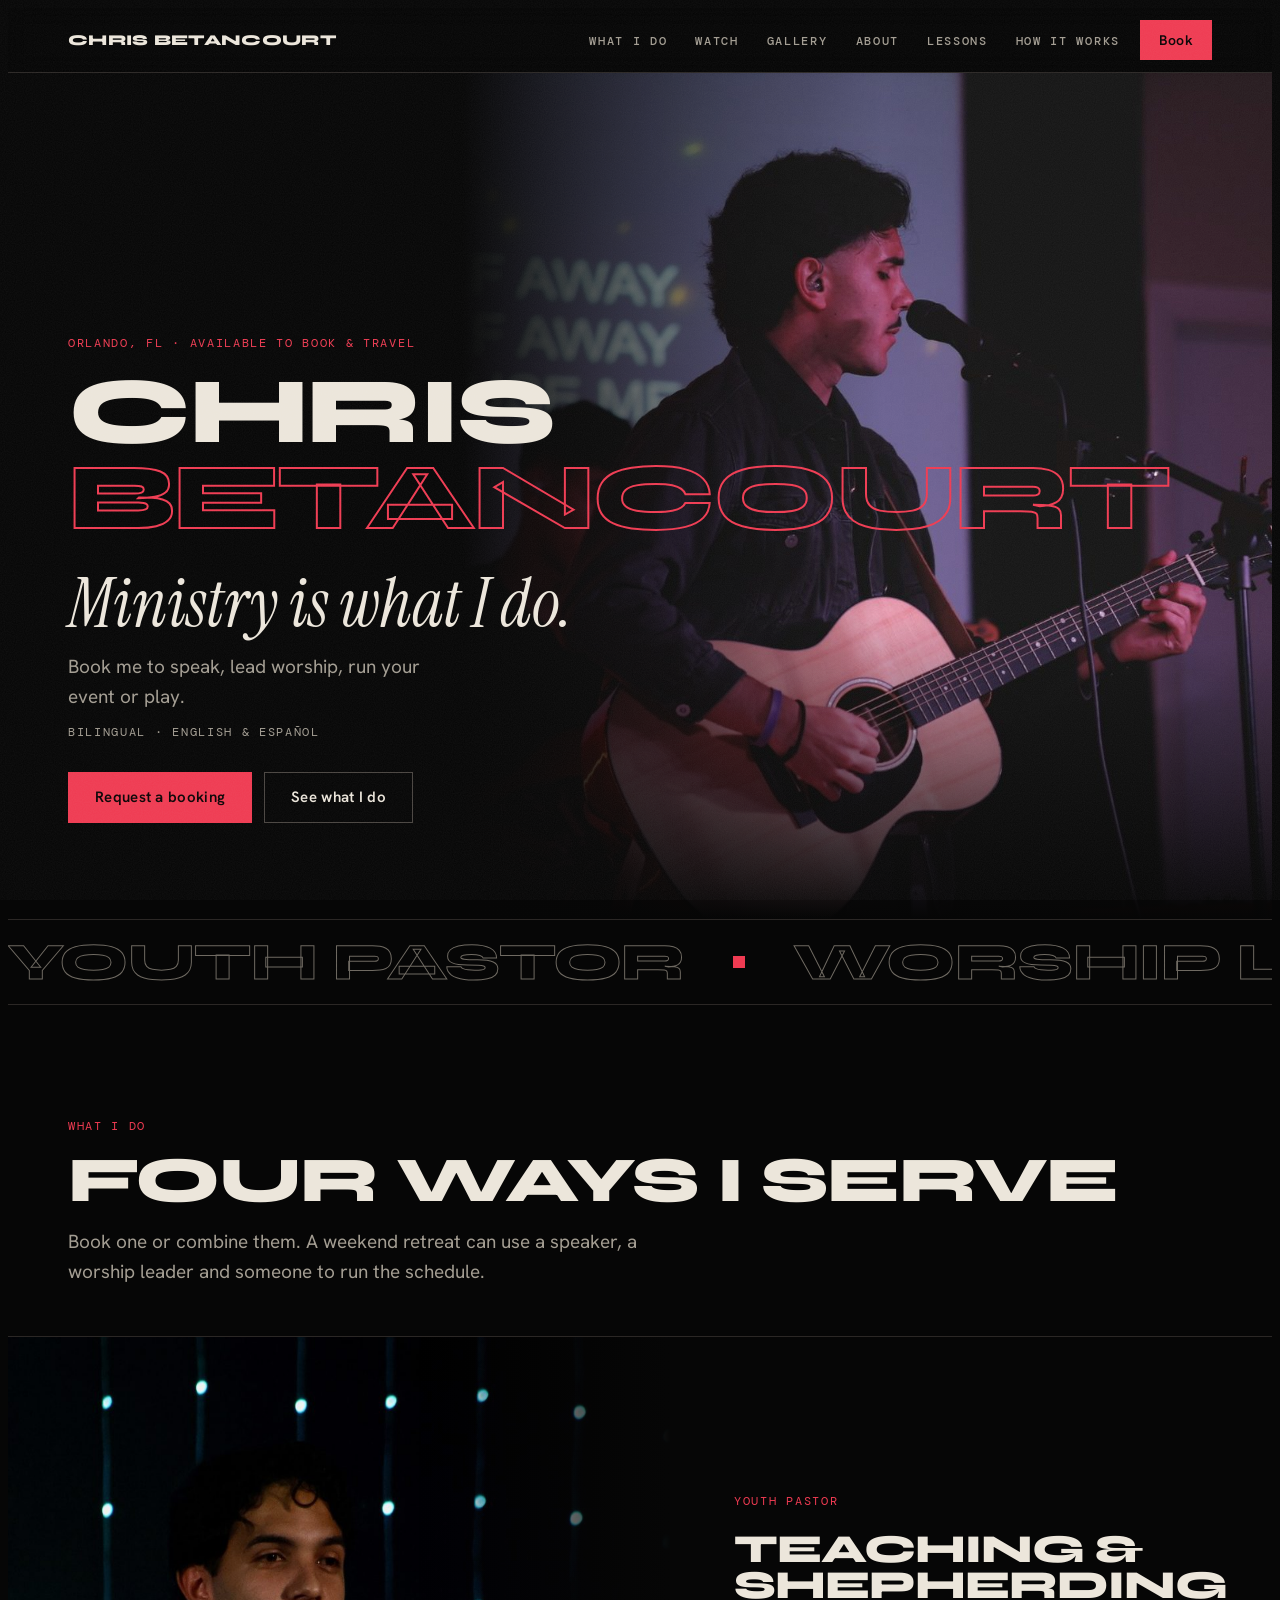
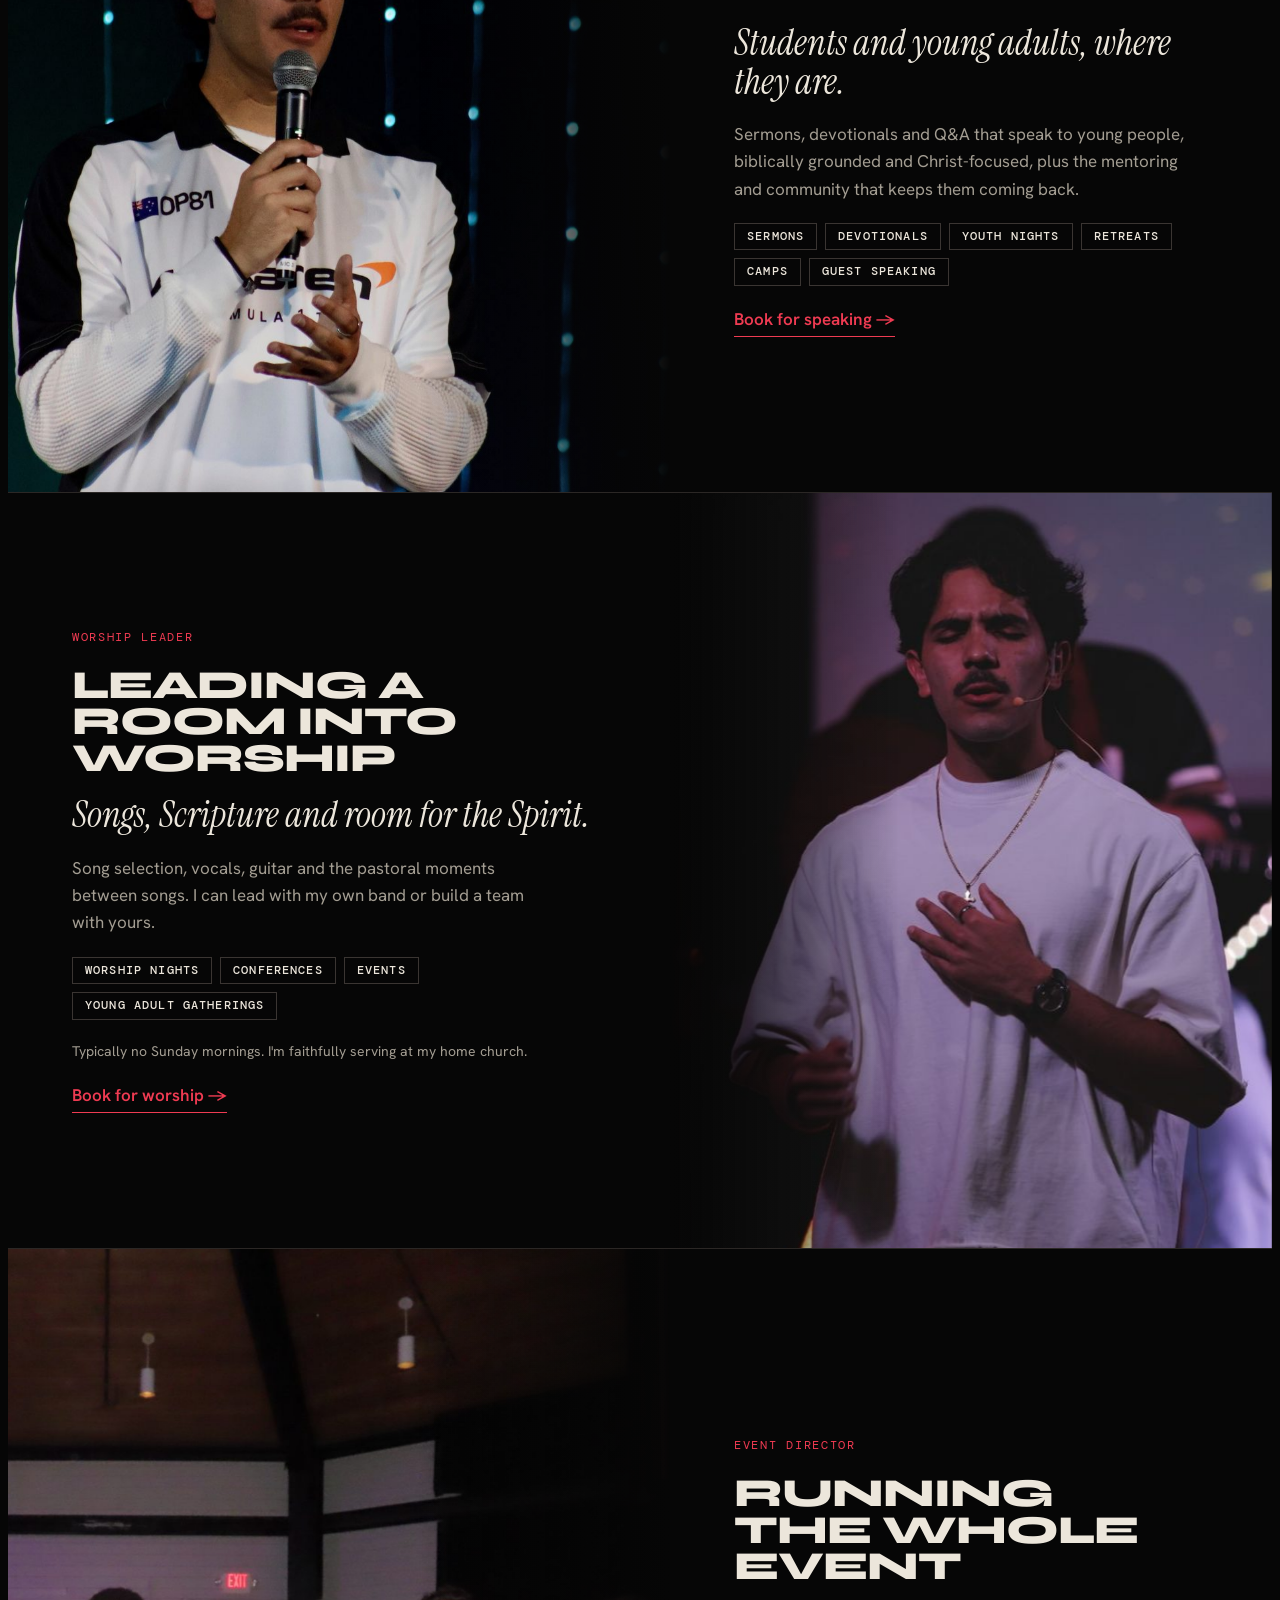
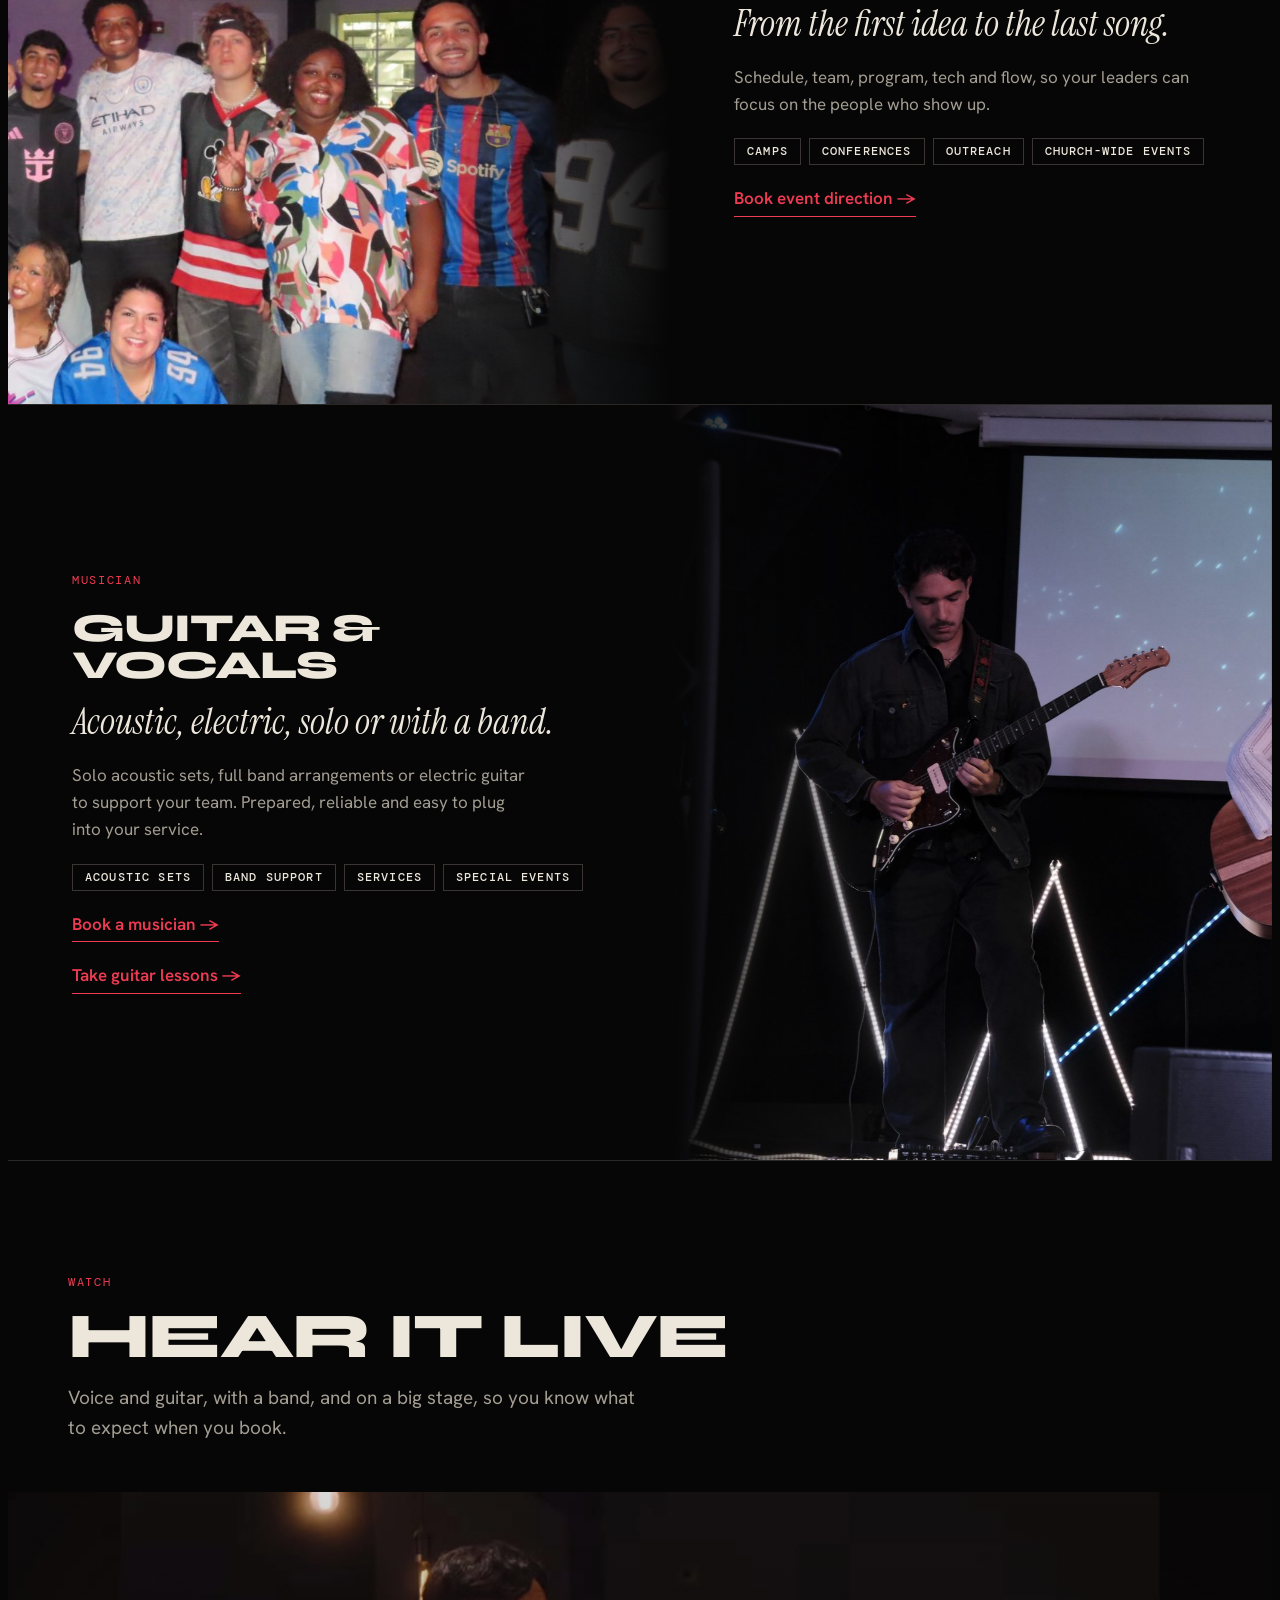
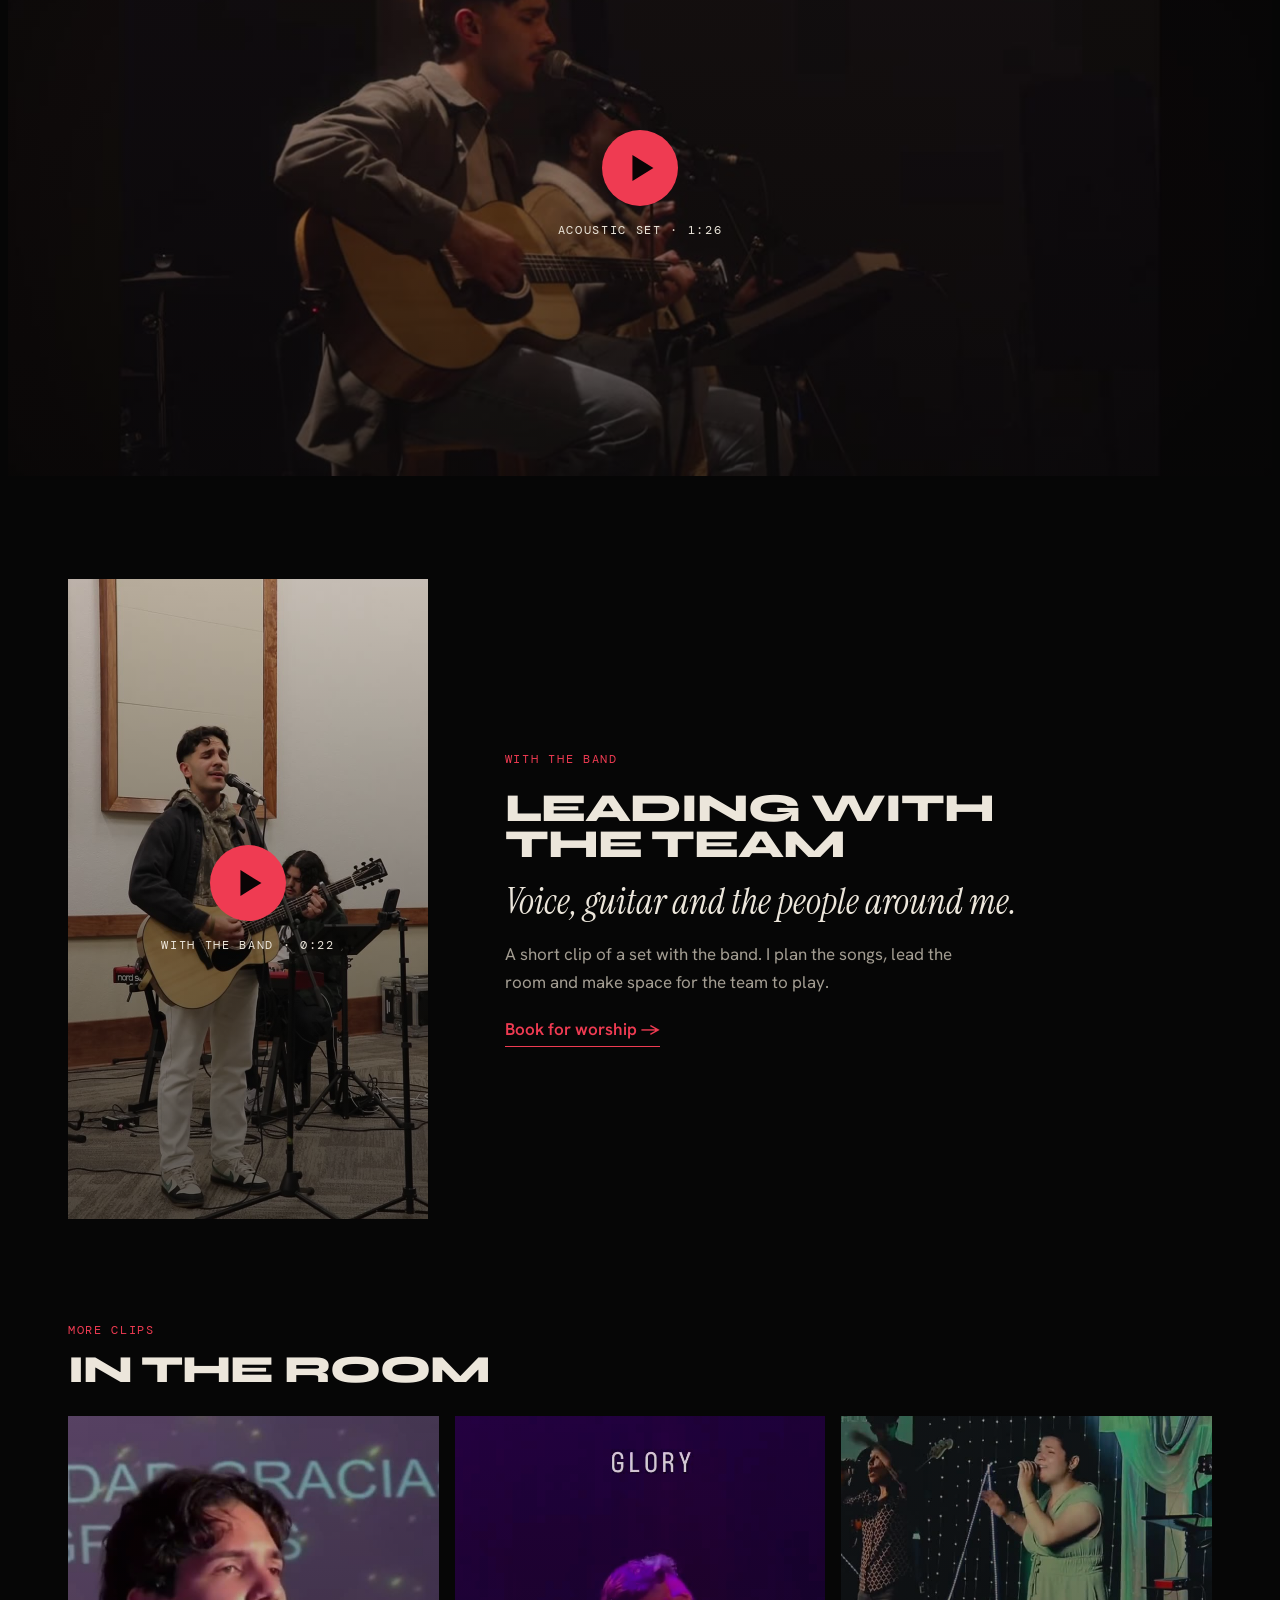
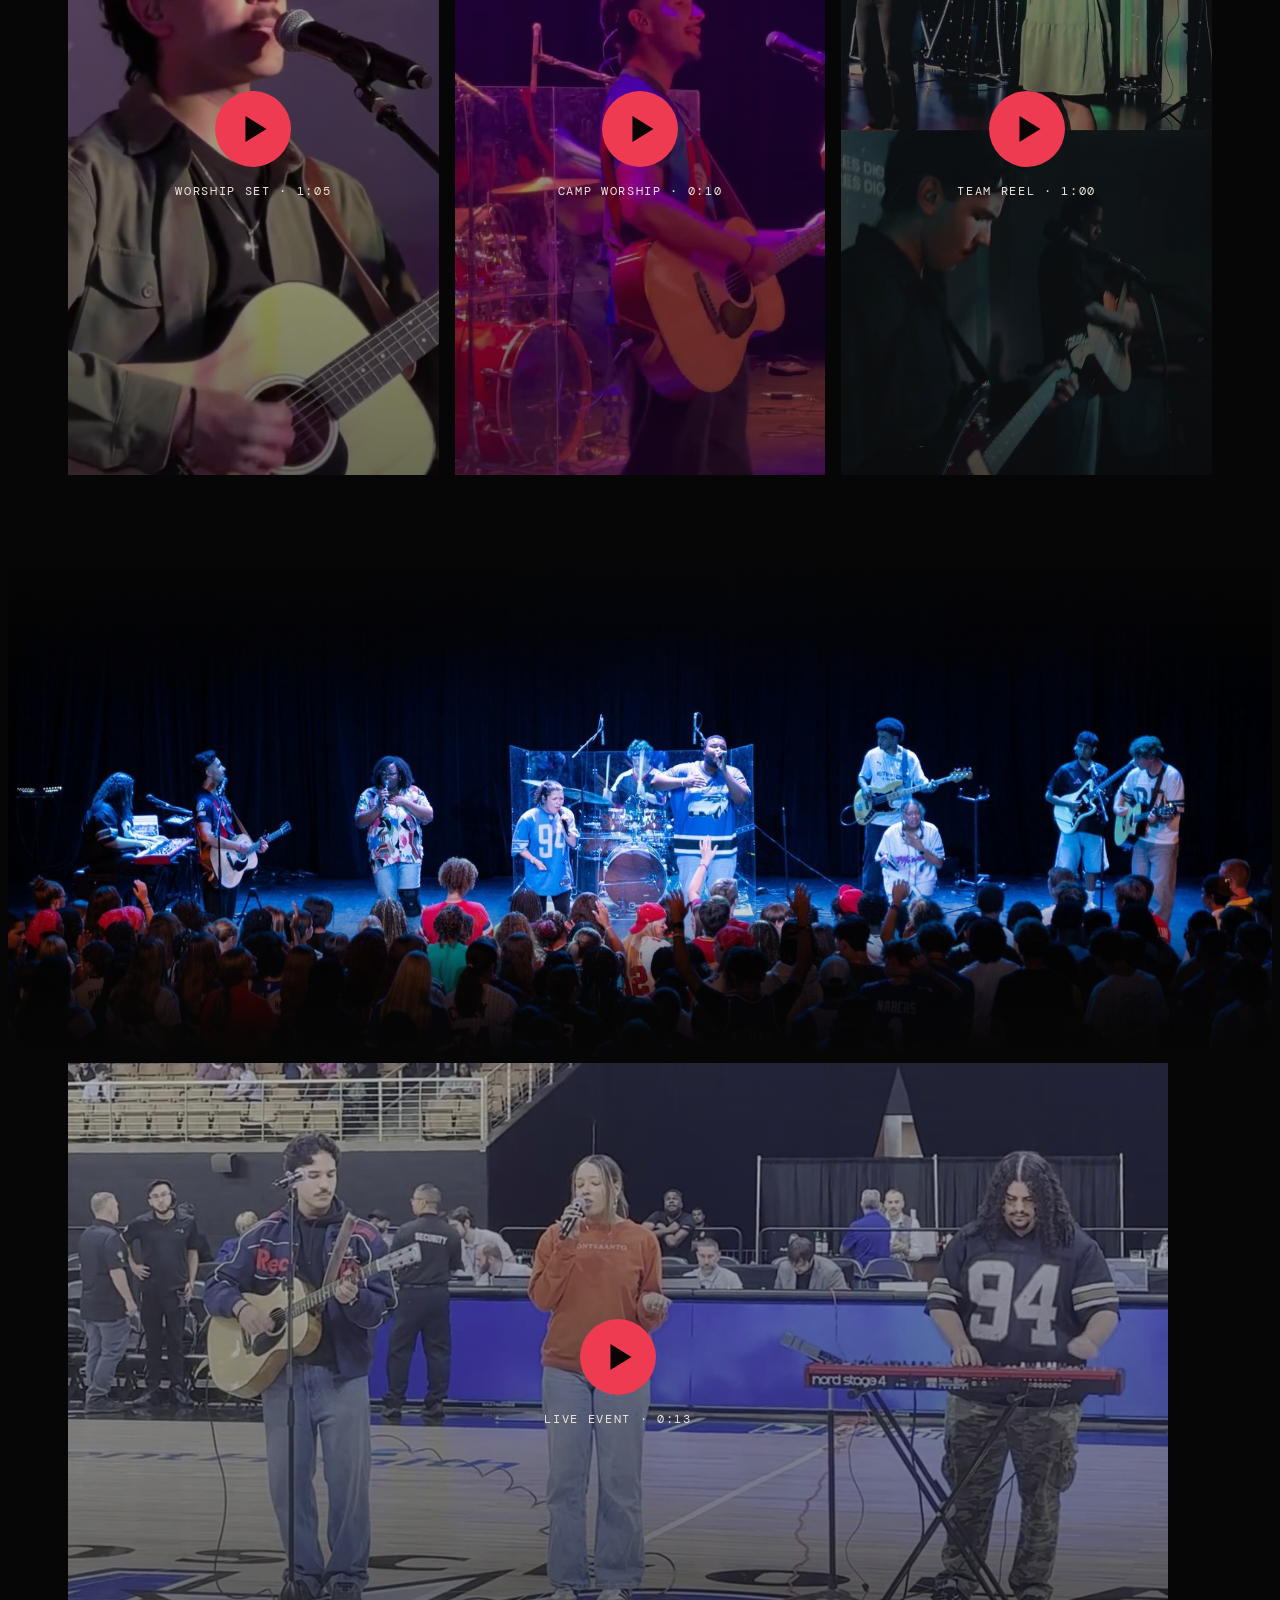
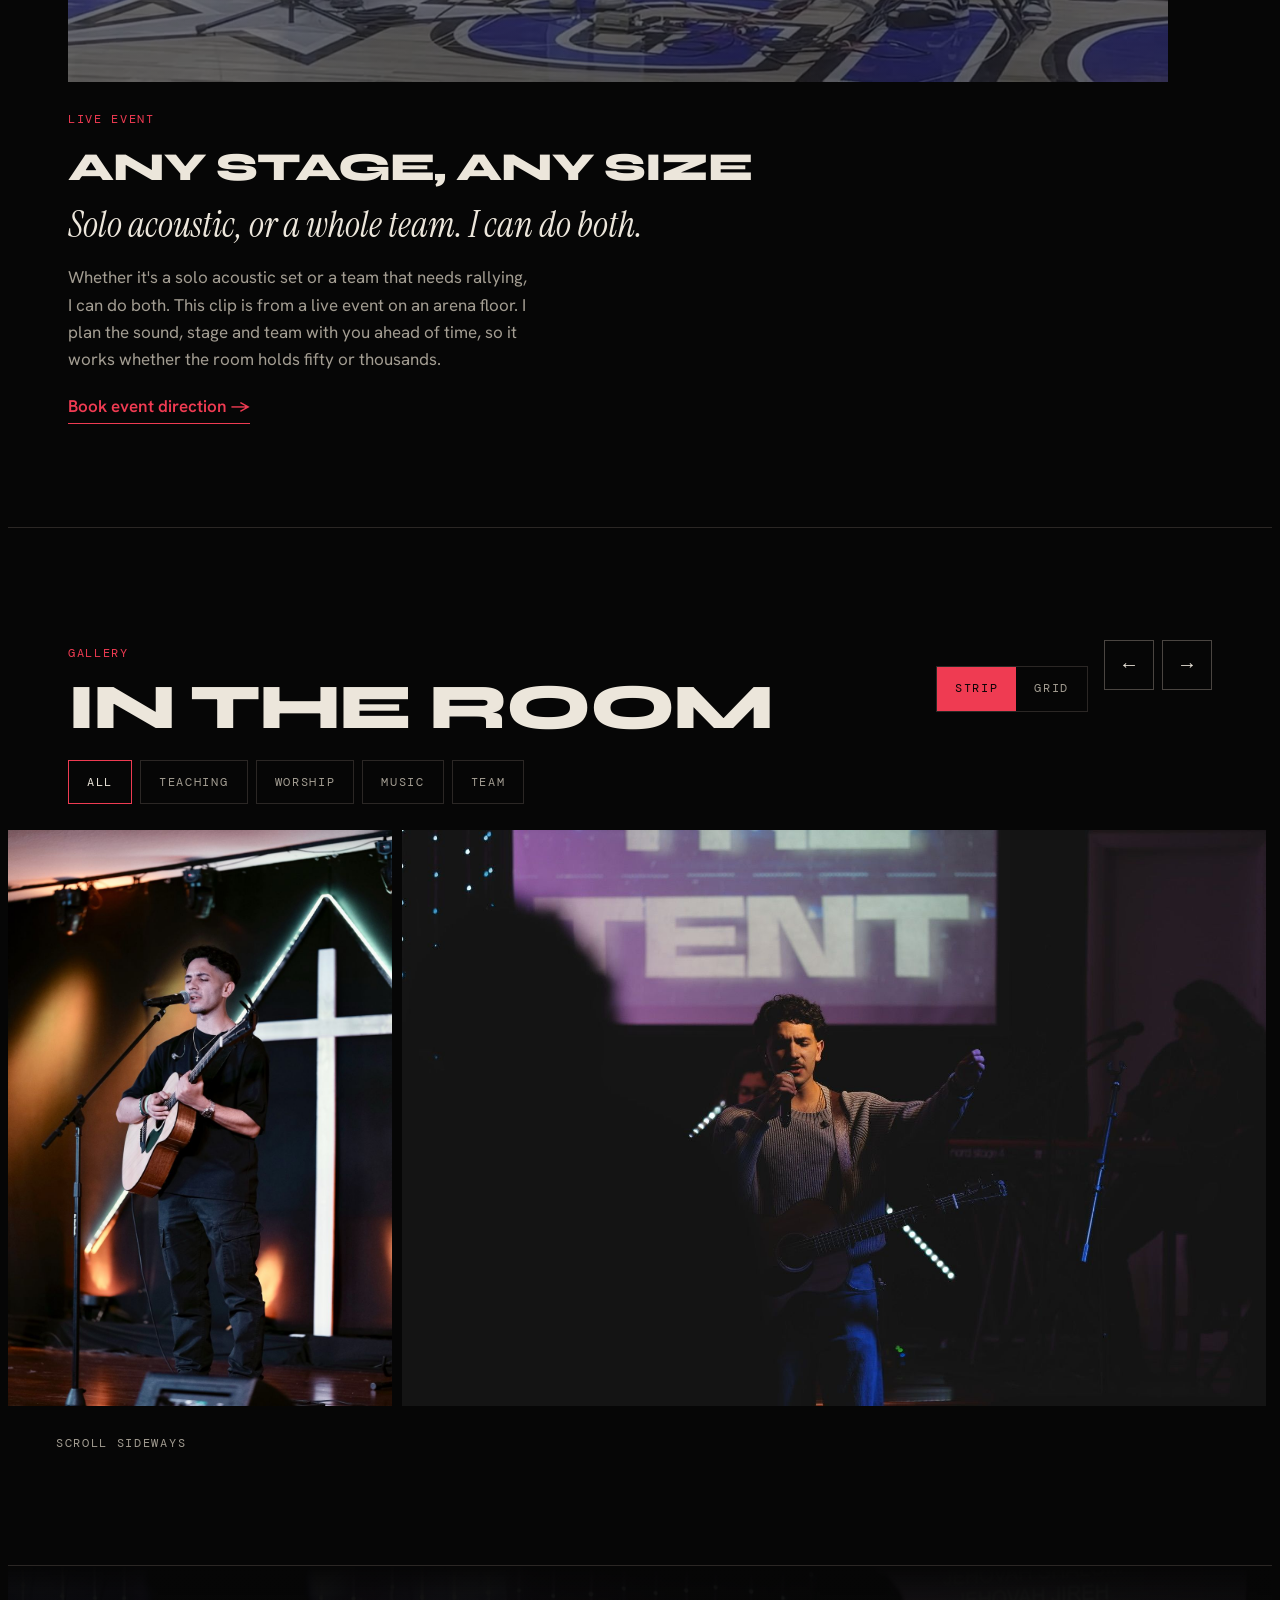
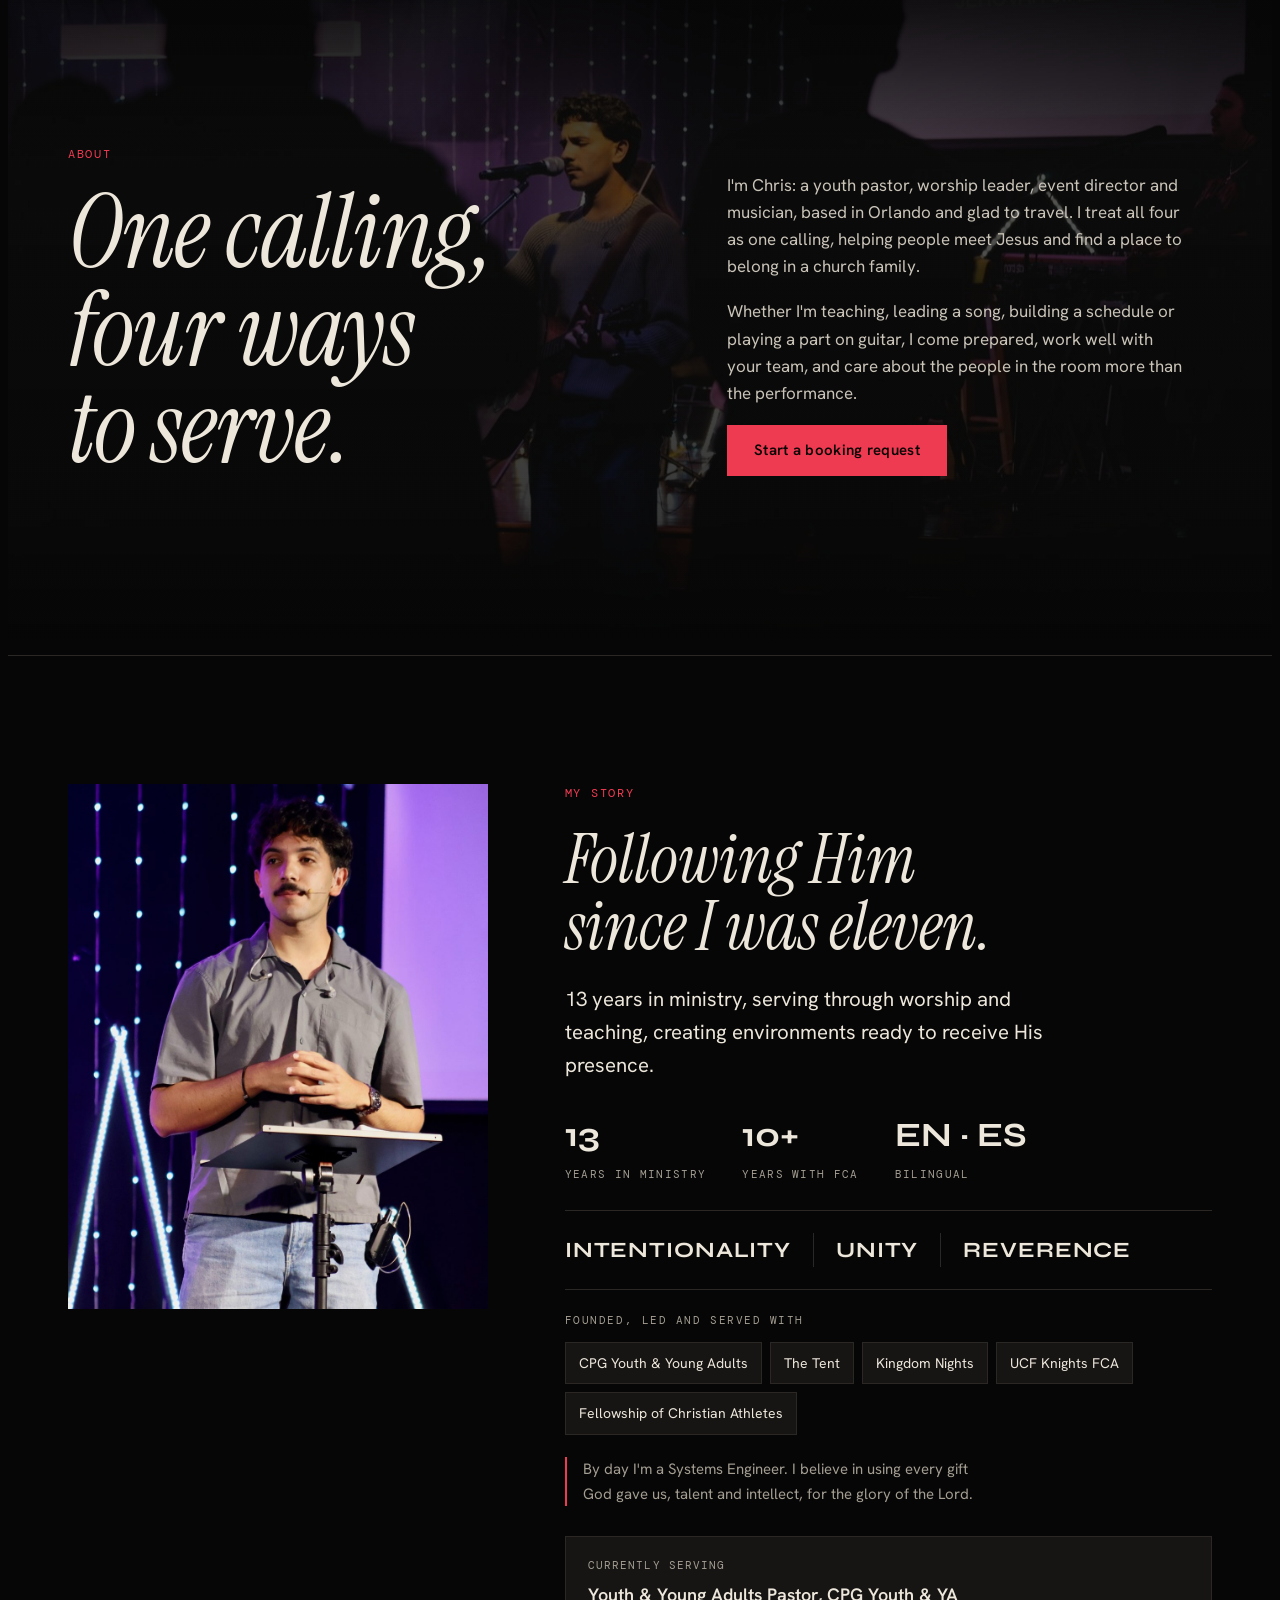
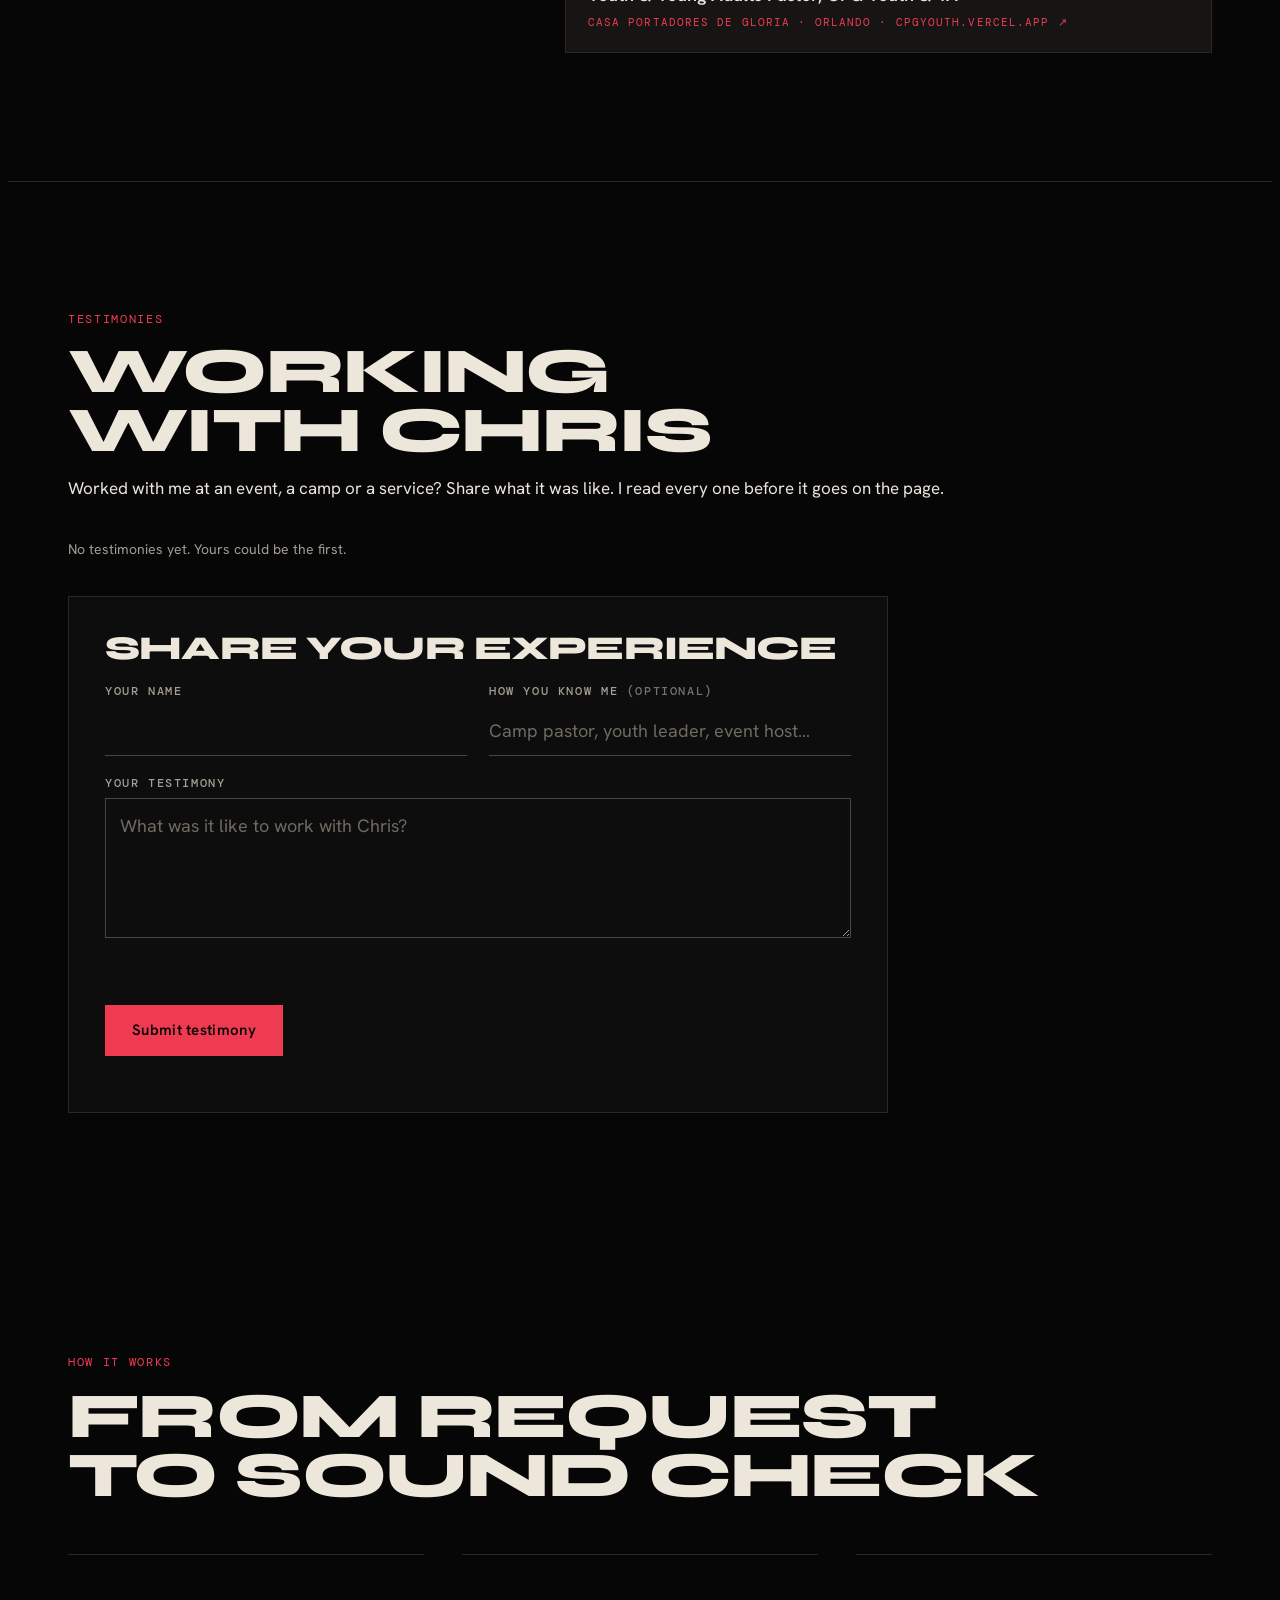
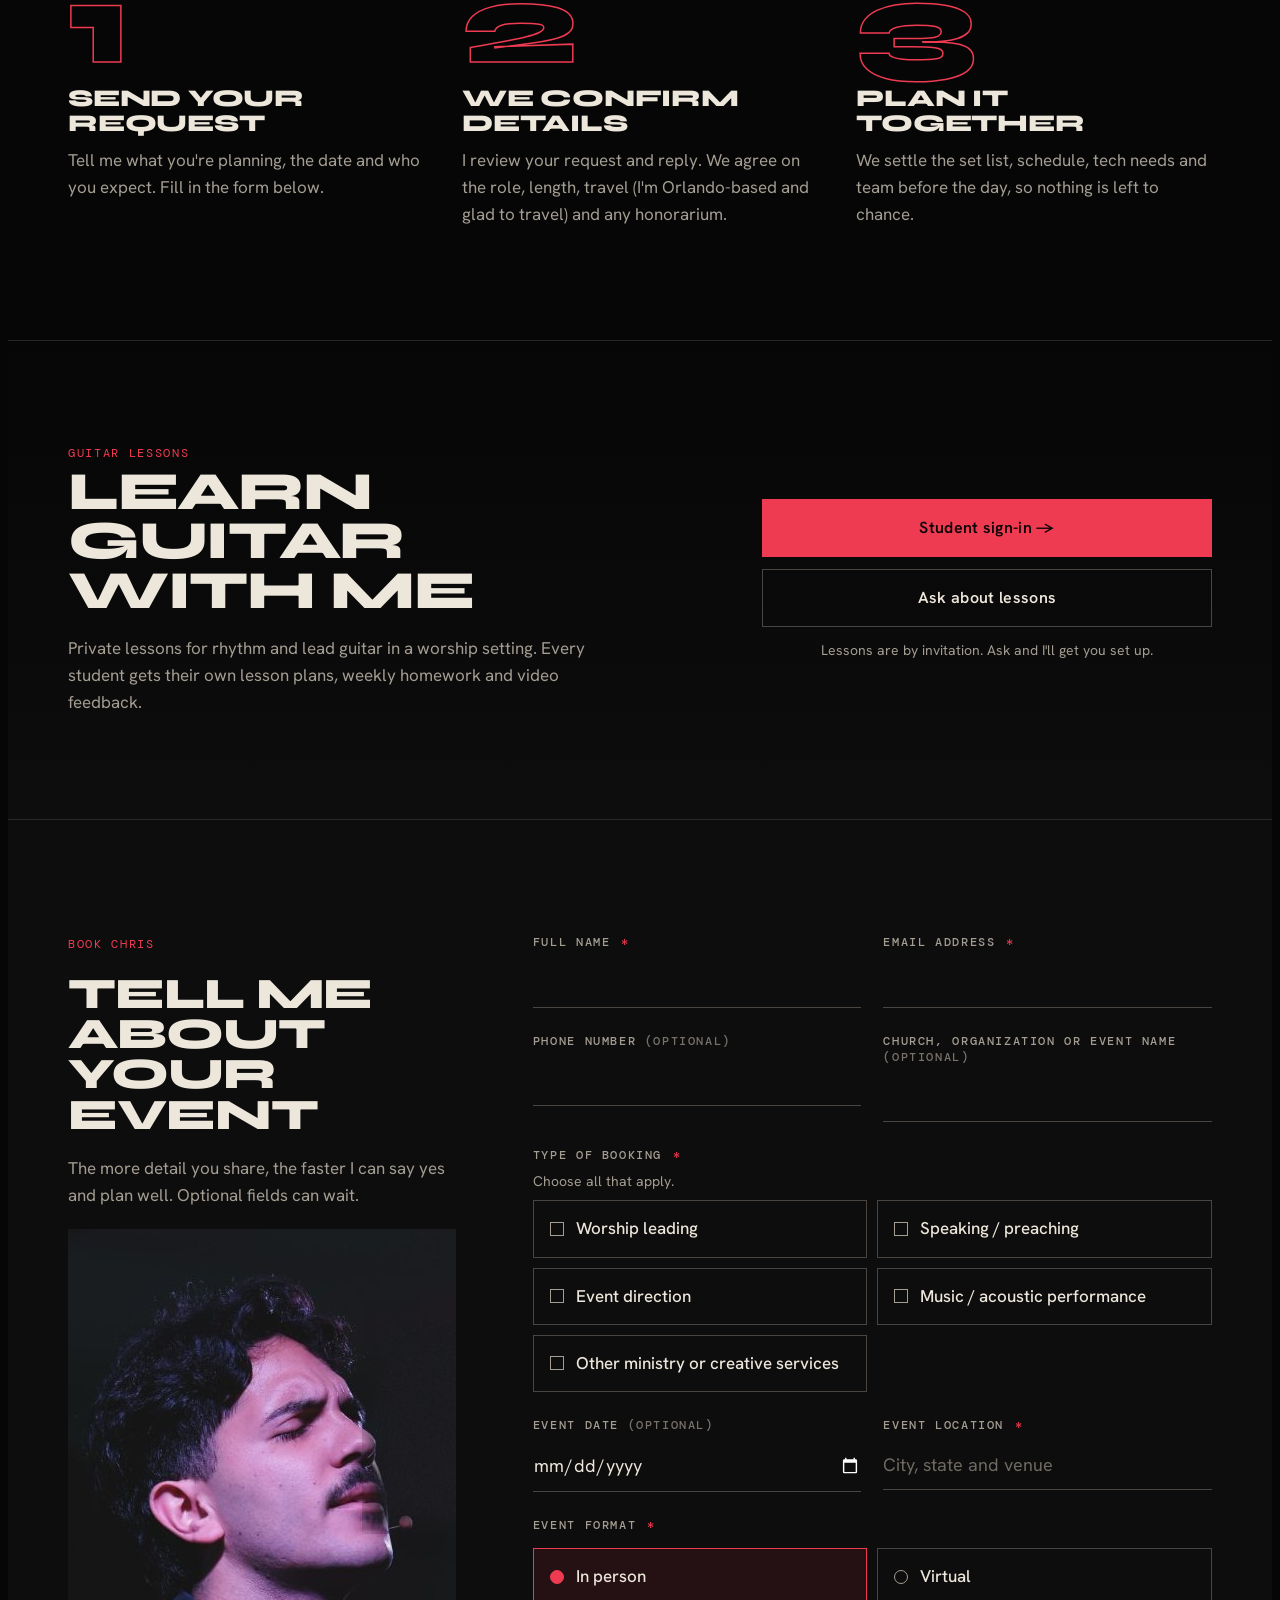
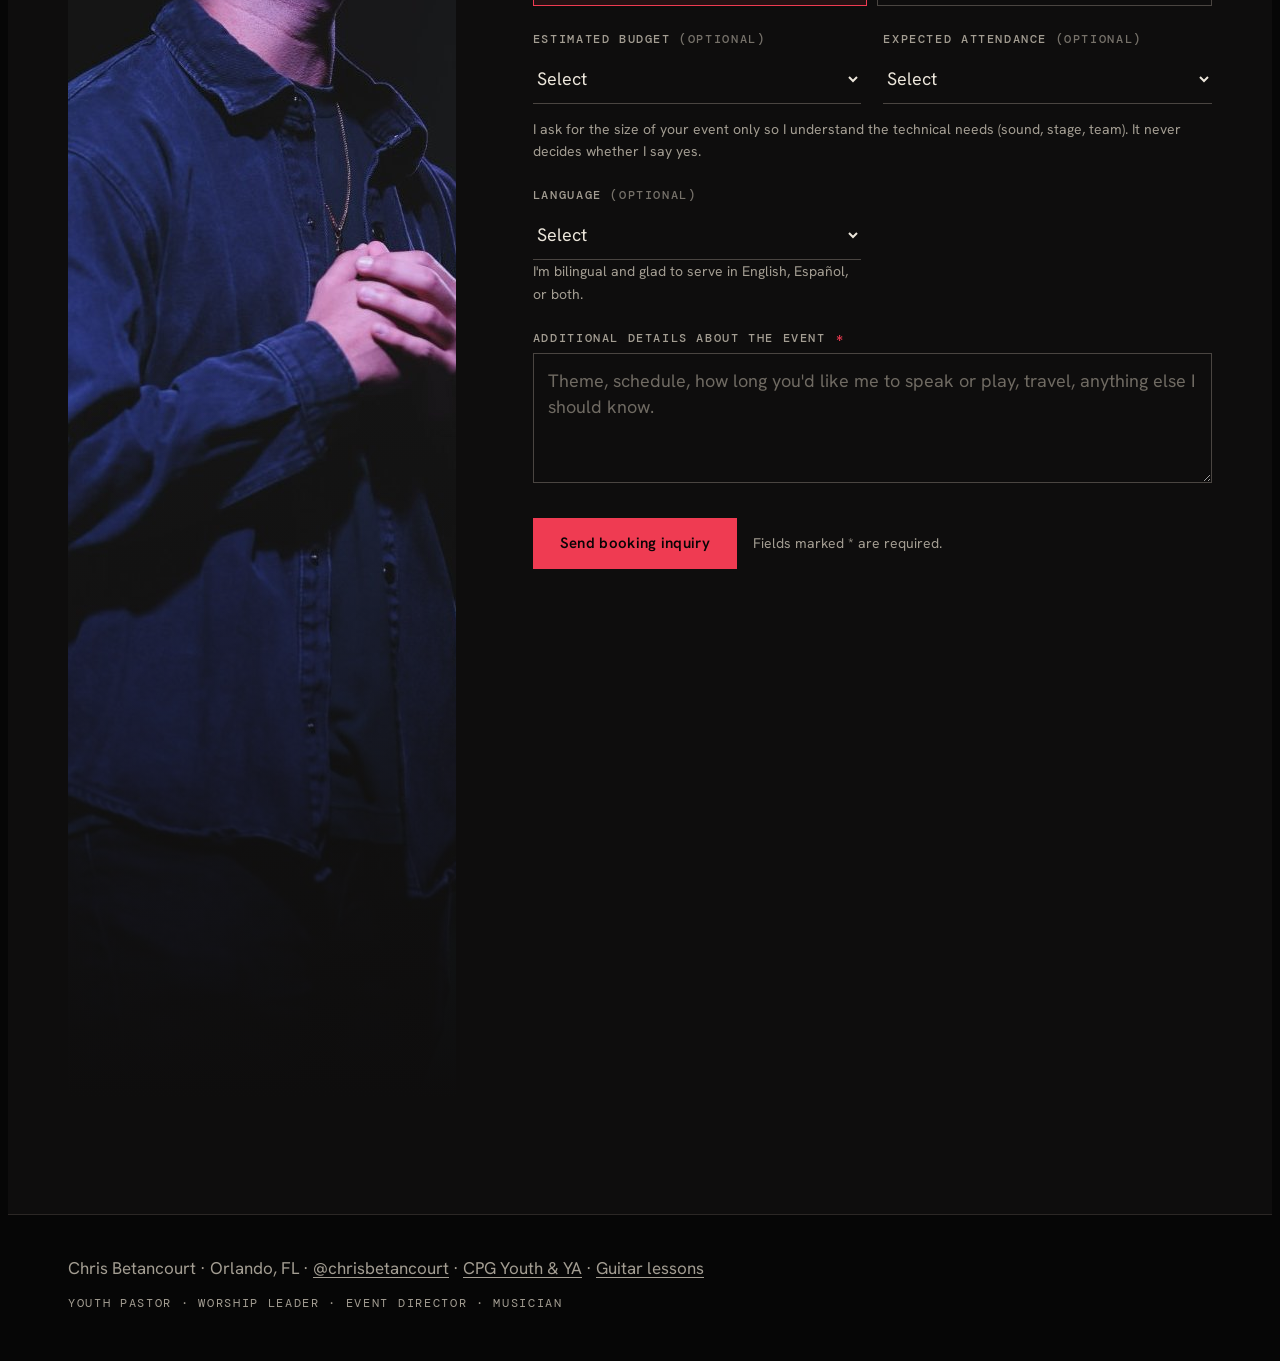
<file: index.html>
<!doctype html>
<html lang="en">
<head>
<meta charset="utf-8">
<meta name="viewport" content="width=device-width, initial-scale=1">
<meta name="description" content="Chris Betancourt: youth pastor, worship leader, event director and musician in Orlando, FL. Bilingual (English and Español). Available to book and travel.">
<meta property="og:title" content="Chris Betancourt">
<meta property="og:description" content="Youth pastor, worship leader, event director and musician. Orlando, FL. Book Chris to speak, lead worship, run your event or play.">
<meta property="og:image" content="img/hero-acoustic.jpg">
<meta property="og:type" content="website">
<link rel="icon" href="/favicon.svg" type="image/svg+xml">
<link rel="icon" href="/favicon-48.png" sizes="48x48" type="image/png">
<link rel="apple-touch-icon" href="/apple-touch-icon.png">
<title>Chris Betancourt</title>
<link rel="preconnect" href="https://fonts.googleapis.com">
<link rel="preconnect" href="https://fonts.gstatic.com" crossorigin>
<link rel="stylesheet" href="https://fonts.googleapis.com/css2?family=Syne:wght@600..800&family=Instrument+Serif:ital@0;1&family=Hanken+Grotesk:wght@400..650&family=DM+Mono:wght@400;500&display=swap">
<style>
/* Layout concept: a stage in the dark. Full-bleed photography fades into black,
   roles are tall scenes with the photo on one side, the gallery is a sideways strip,
   and the booking sheet closes the show. Single dark world by choice. */
:root {
  --black: #060606;
  --coal: #0e0d0d;
  --ash: #171514;
  --line: #2b2725;
  --bone: #ece6db;
  --muted: #a39d92;
  --ember: #ef3b52;
  --ember-ink: #0a0405;
  --display: "Syne", "Arial Black", Impact, sans-serif;
  --serif: "Instrument Serif", "Times New Roman", Georgia, serif;
  --body: "Hanken Grotesk", "Helvetica Neue", Arial, sans-serif;
  --mono: "DM Mono", ui-monospace, Menlo, Consolas, monospace;
  --gutter: clamp(16px, 4vw, 48px);
  color-scheme: dark;
}
*, *::before, *::after { box-sizing: border-box; }
html { scroll-behavior: smooth; scroll-padding-top: 64px; }
body {
  background: var(--black);
  color: var(--bone);
  font-family: var(--body);
  font-size: 17px;
  line-height: 1.6;
  -webkit-font-smoothing: antialiased;
  overflow-x: clip;
}
/* film grain over everything */
body::after {
  content: ""; position: fixed; inset: 0; z-index: 60; pointer-events: none; opacity: .07;
  background-image: url("data:image/svg+xml;utf8,<svg xmlns='http://www.w3.org/2000/svg' width='180' height='180'><filter id='n'><feTurbulence type='fractalNoise' baseFrequency='.9' numOctaves='2' stitchTiles='stitch'/><feColorMatrix values='0 0 0 0 1  0 0 0 0 1  0 0 0 0 1  0 0 0 .7 0'/></filter><rect width='100%' height='100%' filter='url(%23n)'/></svg>");
}
img { display: block; max-width: 100%; }
a { color: inherit; }
p { margin: 0; }
h1, h2, h3 { margin: 0; text-wrap: balance; overflow-wrap: break-word; }
:focus-visible { outline: 2px solid var(--ember); outline-offset: 3px; }

.wrap { width: 100%; max-width: 1240px; margin-inline: auto; padding-inline: var(--gutter); }
.mono { font-family: var(--mono); font-size: 12px; letter-spacing: .14em; text-transform: uppercase; }
.ember { color: var(--ember); }
.display { font-family: var(--display); font-weight: 800; text-transform: uppercase; letter-spacing: -.025em; line-height: .92; }
.serif { font-family: var(--serif); font-style: italic; font-weight: 400; }

.btn {
  display: inline-flex; align-items: center; justify-content: center; gap: 12px;
  font: 600 15px/1 var(--body); letter-spacing: .02em;
  padding: 17px 26px; border: 1.5px solid var(--ember); background: var(--ember); color: var(--ember-ink);
  text-decoration: none; cursor: pointer; border-radius: 0;
  transition: transform .18s ease, background .18s ease, color .18s ease;
}
.btn:hover { transform: translateY(-2px); }
.btn.ghost { background: transparent; color: var(--bone); border-color: #4a4541; }
.btn.ghost:hover { border-color: var(--bone); }

/* Nav */
.nav {
  position: sticky; top: env(safe-area-inset-top, 0px); z-index: 40;
  background: rgba(6, 6, 6, .82); backdrop-filter: blur(12px);
  border-bottom: 1px solid var(--line);
}
.nav .wrap { display: flex; align-items: center; gap: 20px; padding-block: 12px; }
.brand { font: 800 15px/1 var(--display); text-transform: uppercase; letter-spacing: .02em; text-decoration: none; white-space: nowrap; }
.nav ul { display: flex; gap: 28px; list-style: none; margin: 0 0 0 auto; padding: 0; }
.nav ul a { text-decoration: none; color: var(--muted); font: 500 12px/1 var(--mono); letter-spacing: .14em; text-transform: uppercase; }
.nav ul a:hover { color: var(--bone); }
.nav .btn { padding: 12px 18px; font-size: 14px; margin-left: 0; }
 
/* Menu button + dropdown (phones and small tablets) */
.menu-btn { display: none; width: 44px; height: 44px; flex: none; position: relative; background: transparent; border: 1px solid #4a4541; color: var(--bone); cursor: pointer; padding: 0; border-radius: 0; }
.menu-btn:hover { border-color: var(--bone); }
.menu-btn span { position: absolute; left: 12px; right: 12px; height: 2px; background: currentColor; transition: transform .2s ease, opacity .2s ease; }
.menu-btn span:nth-child(1) { top: 14px; }
.menu-btn span:nth-child(2) { top: 21px; }
.menu-btn span:nth-child(3) { top: 28px; }
.menu-btn[aria-expanded="true"] span:nth-child(1) { transform: translateY(7px) rotate(45deg); }
.menu-btn[aria-expanded="true"] span:nth-child(2) { opacity: 0; }
.menu-btn[aria-expanded="true"] span:nth-child(3) { transform: translateY(-7px) rotate(-45deg); }
.menu-panel { position: absolute; left: 0; right: 0; top: 100%; background: rgba(6, 6, 6, .98); backdrop-filter: blur(12px); border-bottom: 1px solid var(--line); max-height: calc(100vh - 70px); max-height: calc(100dvh - 70px); overflow-y: auto; overscroll-behavior: contain; }
.menu-panel[hidden] { display: none; }
.menu-panel .wrap { display: grid; padding-block: 4px 22px; }
.menu-panel a { display: flex; align-items: baseline; gap: 16px; padding: 15px 0; border-bottom: 1px solid var(--line); text-decoration: none; font: 800 22px/1.1 var(--display); text-transform: uppercase; letter-spacing: -.01em; }
.menu-panel a .n { font: 500 12px/1 var(--mono); letter-spacing: .14em; color: var(--ember); min-width: 2.2ch; }
.menu-panel a:hover, .menu-panel a:focus-visible { color: var(--ember); }
.menu-panel .more { display: flex; flex-wrap: wrap; gap: 10px 24px; padding-top: 18px; }
.menu-panel .more a { padding: 6px 0; border: 0; font: 500 12px/1.2 var(--mono); letter-spacing: .14em; color: var(--muted); }
@media (max-width: 800px) {
  .nav ul { display: none; }
  .nav .btn { margin-left: auto; }
  .menu-btn { display: block; }
  .nav .wrap { gap: 12px; }
}
@media (max-width: 360px) { .brand { font-size: 13px; } .nav .btn { padding-inline: 14px; } }

/* Hero */
.hero { position: relative; isolation: isolate; min-height: min(94svh, 940px); display: grid; align-items: end; overflow: hidden; }
.hero-photo { position: absolute; top: 0; right: 0; bottom: 0; width: min(64%, 920px); z-index: -1; }
.hero-photo img { width: 100%; height: 100%; object-fit: cover; object-position: 64% 30%; }
.hero-photo::after {
  content: ""; position: absolute; inset: 0;
  background: linear-gradient(90deg, var(--black) 0%, rgba(6, 6, 6, 0) 52%), linear-gradient(0deg, var(--black) 0%, rgba(6, 6, 6, 0) 36%);
}
.hero-copy { padding-block: clamp(40px, 8vw, 96px); }
/* Syne is very wide (about 1em per capital). Size the name from the space the container has,
   so BETANCOURT (10 letters) always fits. */
.hero h1 { font-size: max(22px, min(calc((min(100vw, 1240px) - 2 * var(--gutter)) / 12.2), 104px)); margin-top: 16px; }
.hero h1 span { display: block; }
.hero h1 .last { color: transparent; -webkit-text-stroke: 2px var(--ember); }
.hero .lead { font-size: clamp(34px, 5.2vw, 68px); line-height: 1; margin-top: 30px; }
.hero .sub { color: var(--muted); font-size: 19px; max-width: 34ch; margin-top: 14px; }
.hero .cta { display: flex; flex-wrap: wrap; gap: 12px; margin-top: 30px; }
@media (max-width: 820px) {
  /* Photo on top, text on clean black below it, overlapping only the faded edge */
  .hero { display: block; min-height: 0; }
  .hero-photo { position: relative; width: 100%; height: min(112vw, 600px); }
  .hero-photo::after { background: linear-gradient(0deg, var(--black) 0%, rgba(6, 6, 6, 0) 50%); }
  .hero-copy { position: relative; margin-top: -88px; padding-block: 0 64px; }
  .hero h1 .last { -webkit-text-stroke-width: 1.5px; }
  .hero .cta .btn { flex: 1 1 100%; }
}

/* Marquee */
.marquee { overflow: hidden; border-block: 1px solid var(--line); background: var(--black); }
.track { display: flex; width: max-content; animation: slide 42s linear infinite; }
.track span {
  display: flex; align-items: center; gap: 48px; padding: 16px 48px 16px 0; white-space: nowrap;
  font: 800 clamp(26px, 4.4vw, 52px)/1 var(--display); text-transform: uppercase; letter-spacing: -.01em;
  color: transparent; -webkit-text-stroke: 1px #6f6a62;
}
.track span::after { content: ""; width: 12px; height: 12px; background: var(--ember); flex: none; }
@keyframes slide { to { transform: translateX(-50%); } }

/* Section headers */
.sec-head { display: grid; gap: 16px; padding-block: clamp(56px, 9vw, 112px) clamp(28px, 4vw, 48px); }
.sec-head h2 { font-size: clamp(32px, 5vw, 76px); max-width: 18ch; }
.sec-head p.note { color: var(--muted); font-size: 19px; max-width: 52ch; }

/* Role scenes */
.scene { display: grid; grid-template-columns: minmax(0, 1.1fr) minmax(0, 1fr); min-height: clamp(540px, 84vh, 840px); border-top: 1px solid var(--line); }
.scene.flip figure { order: 2; }
.scene figure { position: relative; margin: 0; overflow: hidden; min-height: 340px; background: var(--coal); }
.scene figure img { position: absolute; left: 0; top: -10%; width: 100%; height: 120%; object-fit: cover; will-change: transform; }
.scene figure::after { content: ""; position: absolute; inset: 0; background: linear-gradient(90deg, rgba(6, 6, 6, 0) 62%, var(--black) 100%); }
.scene.flip figure::after { background: linear-gradient(270deg, rgba(6, 6, 6, 0) 62%, var(--black) 100%); }
.scene-body { display: flex; flex-direction: column; justify-content: center; align-items: flex-start; gap: 20px; padding: clamp(30px, 5vw, 84px); min-width: 0; }
.scene-body h3 { font-size: clamp(28px, 3.1vw, 64px); }
.scene-body .tagline { font-size: clamp(26px, 2.8vw, 38px); line-height: 1.08; }
.scene-body p.copy { color: var(--muted); max-width: 46ch; }
.tags { display: flex; flex-wrap: wrap; gap: 8px; padding: 0; margin: 0; list-style: none; }
.tags li { border: 1px solid #3a3532; padding: 7px 12px; font: 500 11.5px/1 var(--mono); letter-spacing: .1em; text-transform: uppercase; color: var(--bone); }
.go { color: var(--ember); font-weight: 600; text-decoration: none; border-bottom: 1.5px solid currentColor; padding-bottom: 3px; }
@media (max-width: 900px) {
  .scene { grid-template-columns: minmax(0, 1fr); min-height: 0; }
  .scene.flip figure { order: 0; }
  .scene figure { min-height: min(86vw, 520px); }
  .scene figure::after, .scene.flip figure::after { background: linear-gradient(0deg, var(--black) 0%, rgba(6, 6, 6, 0) 40%); }
}

/* Video */
.vwrap { position: relative; background: #000; overflow: hidden; }
.vwrap video { display: block; width: 100%; height: 100%; object-fit: cover; background: #000; }
.cine video { aspect-ratio: 1280 / 592; }
.tall { width: 100%; max-width: 360px; }
.tall video { aspect-ratio: 9 / 16; }
.vplay {
  position: absolute; inset: 0; display: flex; flex-direction: column; align-items: center; justify-content: center; gap: 16px;
  border: 0; padding: 0; color: var(--bone); cursor: pointer;
  background: linear-gradient(0deg, rgba(6, 6, 6, .6), rgba(6, 6, 6, .15));
}
.vplay .disc { position: relative; width: 76px; height: 76px; border-radius: 50%; background: var(--ember); transition: transform .2s ease; }
.vplay .disc::after { content: ""; position: absolute; left: 50%; top: 50%; transform: translate(-36%, -50%); border-style: solid; border-width: 13px 0 13px 21px; border-color: transparent transparent transparent var(--ember-ink); }
.vplay:hover .disc { transform: scale(1.07); }
.vwrap.playing .vplay { display: none; }
.duo { display: grid; grid-template-columns: minmax(0, 360px) minmax(0, 1fr); gap: clamp(28px, 6vw, 96px); align-items: center; padding-block: clamp(48px, 8vw, 112px); }
.duo-copy { padding: 0; }
@media (max-width: 760px) {
  .duo { grid-template-columns: minmax(0, 1fr); gap: 36px; padding-block: 56px 72px; }
  .cine video { aspect-ratio: 5 / 4; object-position: 34% 50%; }
  .tall { max-width: none; }
  .tall video { aspect-ratio: 4 / 5; object-position: 50% 30%; }
}


.story-lead { font-size: clamp(18px, 1.6vw, 22px); line-height: 1.6; color: var(--bone); max-width: 44ch; }
.values { display: flex; flex-wrap: wrap; gap: 10px 0; border-block: 1px solid var(--line); padding-block: 22px; }
.values span { font-family: var(--display); font-weight: 700; text-transform: uppercase; font-size: clamp(15px, 1.7vw, 22px); letter-spacing: .04em; color: var(--bone); padding-right: 22px; margin-right: 22px; border-right: 1px solid var(--line); }
.values span:last-child { border-right: 0; margin-right: 0; padding-right: 0; }
.xp-block { display: grid; gap: 12px; }
.xp-block .mono { color: var(--muted); font-size: 11px; }
.chips2 { list-style: none; padding: 0; margin: 0; display: flex; flex-wrap: wrap; gap: 8px; }
.chips2 li { border: 1px solid var(--line); padding: 9px 13px; font-size: 14px; color: var(--bone); background: var(--ash); }
@media (max-width: 760px) { .values { flex-direction: column; gap: 10px; } .values span { border-right: 0; margin-right: 0; padding-right: 0; font-size: 18px; } .story-copy .facts { display: grid; grid-template-columns: repeat(3, minmax(0, 1fr)); gap: 12px; } .story-copy .facts span { font-size: 10px; letter-spacing: .08em; } }
.story-note { color: var(--muted); font-size: 15px; line-height: 1.65; max-width: 52ch; padding-left: 16px; border-left: 2px solid var(--ember); }
/* Clips + testimonials */
.lang { color: var(--muted); font-size: 12px; margin-top: 10px; }
.clips { padding-block: 0 clamp(40px, 6vw, 80px); display: grid; gap: 28px; }
.clips-head { display: grid; gap: 12px; }
.clips-head h3 { font-size: clamp(26px, 3vw, 40px); }
.vgrid { display: grid; grid-template-columns: repeat(3, minmax(0, 1fr)); gap: 16px; }
.vtile .vwrap video { aspect-ratio: 9 / 16; }
.band { margin: 0; position: relative; overflow: hidden; }
.band img { display: block; width: 100%; height: clamp(220px, 40vw, 520px); object-fit: cover; object-position: 50% 55%; }
.band::after { content: ""; position: absolute; inset: 0; background: linear-gradient(0deg, var(--black), rgba(6,6,6,0) 35%, rgba(6,6,6,0) 70%, var(--black)); }
.arena { padding-top: clamp(40px, 6vw, 72px); }
@media (max-width: 760px) { .vgrid { display: flex; overflow-x: auto; gap: 14px; scroll-snap-type: x mandatory; margin-inline: calc(var(--gutter) * -1); padding-inline: var(--gutter); padding-bottom: 14px; } .vtile { flex: none; width: 66vw; max-width: 300px; scroll-snap-align: start; } }
.testi { padding-block: clamp(72px, 10vw, 140px); border-top: 1px solid var(--line); }
.testi .wrap { display: grid; gap: 36px; }
.testi-head { display: grid; gap: 14px; }
.testi-head h2 { font-size: clamp(32px, 5vw, 76px); }
.testi-list { display: grid; grid-template-columns: repeat(auto-fill, minmax(min(100%, 320px), 1fr)); gap: 16px; }
.testi-list:empty { display: none; }
.tcard { display: grid; gap: 16px; align-content: space-between; padding: 24px; border: 1px solid var(--line); background: var(--ash); }
.tcard q { quotes: none; font-family: var(--serif); font-style: italic; font-size: 22px; line-height: 1.35; color: var(--bone); overflow-wrap: anywhere; }
.tcard .who { display: grid; gap: 2px; }
.tcard .who b { font-weight: 600; }
.tcard .who span { color: var(--muted); font-size: 14px; }
.tcard .mod { display: flex; gap: 8px; }
.tcard .mod button { background: none; border: 1px solid var(--line); color: var(--bone); padding: 10px 14px; min-height: 44px; cursor: pointer; font: inherit; }
.testi-admin { display: grid; gap: 16px; }
.testi-admin[hidden], #tFallback[hidden], #tEmpty[hidden] { display: none; }
.testi-form { display: grid; gap: 20px; padding: clamp(22px, 3vw, 36px); border: 1px solid var(--line); background: var(--coal); max-width: 820px; }
.testi-form h3 { font-size: clamp(22px, 2.6vw, 34px); }
.testi-form textarea { min-height: 140px; }
#tCopy { width: 100%; }
/* Story */
.story { padding-block: clamp(72px, 10vw, 140px); border-top: 1px solid var(--line); }
.story-grid { display: grid; grid-template-columns: minmax(0, 420px) minmax(0, 1fr); gap: clamp(36px, 6vw, 90px); align-items: start; }
.story-pic { position: sticky; top: 96px; }
.story-pic img { width: 100%; height: auto; aspect-ratio: 4 / 5; object-fit: cover; object-position: 50% 20%; display: block; background: var(--coal); }
.story-copy { display: grid; gap: 22px; min-width: 0; }
.story-copy h2 { font-family: var(--serif); font-style: italic; font-weight: 400; font-size: clamp(40px, 5.2vw, 76px); line-height: 1.02; }

.facts { list-style: none; padding: 0; margin: 4px 0; display: flex; flex-wrap: wrap; gap: 14px 36px; }
.facts li { display: grid; gap: 4px; }
.facts b { font-family: var(--display); font-weight: 700; font-size: clamp(24px, 3vw, 34px); color: var(--bone); }
.facts span { font-family: var(--mono); font-size: 11px; letter-spacing: .12em; text-transform: uppercase; color: var(--muted); }
.church { display: grid; gap: 8px; padding: 20px 22px; border: 1px solid var(--line); background: var(--ash); color: var(--bone); text-decoration: none; margin-top: 8px; }
.church strong { font-weight: 600; font-size: 18px; line-height: 1.3; }
.church:hover { border-color: var(--ember); }
.church .mono { font-size: 11px; letter-spacing: .1em; text-transform: uppercase; color: var(--muted); }
.church .mono.ember { color: var(--ember); overflow-wrap: anywhere; }
@media (max-width: 820px) { .story-pic { position: static; } .story-grid { grid-template-columns: 1fr; } .story-pic img { aspect-ratio: 4 / 5; max-height: 560px; } }


.cats { display: flex; gap: 8px; flex-wrap: wrap; padding-block: 22px 26px; }
.cats button { background: none; border: 1px solid var(--line); color: var(--muted); font-family: var(--mono); font-size: 12px; letter-spacing: .14em; text-transform: uppercase; padding: 12px 18px; min-height: 44px; cursor: pointer; }
.cats button[aria-pressed="true"] { border-color: var(--ember); color: var(--bone); }
.strip img.off { display: none !important; }
#gallery.grid .strip img.off { display: none !important; }
.wide video { aspect-ratio: 16 / 9; }
.arena { display: grid; gap: 28px; padding-block: 0 clamp(56px, 8vw, 112px); }
.arena .vwrap { max-width: 1100px; }
/* Gallery views + lightbox */
.gtools { display: flex; align-items: center; gap: 16px; flex-wrap: wrap; }
.views { display: inline-flex; border: 1px solid var(--line); }
.views button { background: none; border: 0; color: var(--muted); font: inherit; font-family: var(--mono); font-size: 12px; letter-spacing: .14em; text-transform: uppercase; padding: 12px 18px; cursor: pointer; min-height: 44px; }
.views button[aria-pressed="true"] { background: var(--ember); color: var(--ember-ink); }
.strip img { cursor: zoom-in; }
#gallery.grid .strip { display: block; columns: 3; column-gap: 12px; overflow: visible; padding-inline: var(--gutter); scroll-snap-type: none; }
#gallery.grid .strip img { width: 100%; max-width: none; height: auto; aspect-ratio: auto; object-fit: initial; display: block; margin-bottom: 12px; break-inside: avoid; }
#gallery.grid .arrows, #gallery.grid .hint { display: none; }
@media (max-width: 760px) { #gallery.grid .strip { columns: 2; column-gap: 10px; } #gallery.grid .strip img { margin-bottom: 10px; } .gtools { width: 100%; justify-content: space-between; } }
.lb { position: fixed; inset: 0; z-index: 100; background: rgba(4,4,4,.96); display: grid; place-items: center; padding: 56px 12px; }
.lb[hidden] { display: none; }
.lb img { max-width: 100%; max-height: 100%; object-fit: contain; }
.lb button { position: absolute; background: rgba(23,21,20,.85); border: 1px solid var(--line); color: var(--bone); font-size: 22px; width: 48px; height: 48px; cursor: pointer; }
.lb button:hover { border-color: var(--ember); }
.lb-x { top: 12px; right: 12px; } .lb-p { left: 12px; top: 50%; transform: translateY(-50%); } .lb-n { right: 12px; top: 50%; transform: translateY(-50%); }
@media (max-width: 760px) { .lb-p, .lb-n { top: auto; bottom: 12px; transform: none; } .lb-p { left: calc(50% - 56px); } .lb-n { right: calc(50% - 56px); } .lb { padding: 64px 8px 76px; } }

/* Gallery strip */
.strip-head { display: flex; align-items: end; justify-content: space-between; gap: 20px; flex-wrap: wrap; }
.arrows { display: flex; gap: 8px; padding-bottom: clamp(28px, 4vw, 48px); }
.arrows button { width: 50px; height: 50px; border: 1px solid #4a4541; background: transparent; color: var(--bone); font-size: 20px; cursor: pointer; }
.arrows button:hover { border-color: var(--ember); color: var(--ember); }
.strip { display: flex; gap: 10px; overflow-x: auto; scroll-snap-type: x proximity; padding-inline: var(--gutter); padding-bottom: 18px; scrollbar-width: thin; scrollbar-color: var(--ember) var(--ash); }
.strip img { flex: none; height: clamp(300px, 64vh, 620px); width: auto; scroll-snap-align: start; background: var(--coal); }
.strip::-webkit-scrollbar { height: 6px; }
.strip::-webkit-scrollbar-track { background: var(--ash); }
.strip::-webkit-scrollbar-thumb { background: var(--ember); }
.hint { color: var(--muted); padding: 10px var(--gutter) 0; }

/* About */
.about { position: relative; isolation: isolate; overflow: hidden; margin-top: clamp(56px, 9vw, 112px); border-top: 1px solid var(--line); }
.about-bg { position: absolute; inset: 0; z-index: -1; overflow: hidden; }
.about-bg img { position: absolute; left: 0; top: -10%; width: 100%; height: 120%; object-fit: cover; will-change: transform; }
.about-bg::after { content: ""; position: absolute; inset: 0; background: linear-gradient(180deg, var(--black) 0%, rgba(6, 6, 6, .68) 30%, rgba(6, 6, 6, .8) 80%, var(--black) 100%); }
.about .wrap { display: grid; grid-template-columns: minmax(0, 1.2fr) minmax(0, 1fr); gap: clamp(28px, 6vw, 96px); align-items: end; padding-block: clamp(80px, 14vw, 200px); }
.about h2 { font-size: clamp(48px, 8vw, 118px); line-height: .95; letter-spacing: -.01em; }
.about .copy { display: grid; gap: 18px; justify-items: start; }
.about .copy p { color: #c9c3b8; max-width: 46ch; }
@media (max-width: 860px) { .about .wrap { grid-template-columns: minmax(0, 1fr); } }

/* Steps */
.steps { display: grid; grid-template-columns: repeat(3, minmax(0, 1fr)); gap: clamp(20px, 3vw, 48px); padding: 0 0 clamp(56px, 9vw, 112px); margin: 0; list-style: none; }
.steps li { border-top: 1px solid var(--line); padding-top: 18px; display: grid; gap: 10px; align-content: start; }
.steps .n { font: 800 clamp(64px, 9vw, 120px)/.9 var(--display); color: transparent; -webkit-text-stroke: 1.5px var(--ember); }
.steps h3 { font: 800 24px/1.05 var(--display); text-transform: uppercase; letter-spacing: -.01em; }
.steps p { color: var(--muted); }
@media (max-width: 760px) { .steps { grid-template-columns: minmax(0, 1fr); } }

/* Guitar lessons band */
.lessons-band { border-top: 1px solid var(--line); background: linear-gradient(180deg, var(--black), var(--coal)); }
.lessons-band .wrap { display: grid; grid-template-columns: minmax(0, 7fr) minmax(0, 5fr); gap: clamp(24px, 5vw, 72px); align-items: center; padding-block: clamp(48px, 8vw, 104px); }
.lessons-band h2 { font-size: clamp(30px, 4.2vw, 60px); }
.lessons-band p.lead { color: var(--muted); max-width: 52ch; margin-top: 16px; }
.lessons-band .text { display: grid; gap: 4px; }
.lessons-band .acts { display: grid; gap: 12px; justify-items: stretch; }
.lessons-band .acts .btn { width: 100%; padding: 20px 26px; font-size: 16px; }
.lessons-band .acts .fine { color: var(--muted); font-size: 14px; text-align: center; }
@media (max-width: 800px) { .lessons-band .wrap { grid-template-columns: minmax(0, 1fr); } }

/* Booking */
.book { background: var(--coal); border-top: 1px solid var(--line); }
.book .wrap { display: grid; grid-template-columns: minmax(0, 4fr) minmax(0, 7fr); gap: clamp(28px, 6vw, 96px); align-items: start; padding-block: clamp(56px, 9vw, 120px); }
.book-aside { position: sticky; top: 90px; display: grid; gap: 20px; }
.book-aside h2 { font-size: clamp(30px, 3.4vw, 52px); }
.book-aside p.note { color: var(--muted); }
.book-aside .pic { position: relative; }
.book-aside .pic img { width: 100%; aspect-ratio: 4 / 5; object-fit: cover; object-position: 50% 18%; }
.book-aside .pic::after { content: ""; position: absolute; inset: 0; background: linear-gradient(0deg, var(--coal), rgba(14, 13, 13, 0) 50%); }
@media (max-width: 900px) { .book .wrap { grid-template-columns: minmax(0, 1fr); } .book-aside { position: static; } .book-aside .pic { display: none; } }

form { display: grid; gap: 26px; min-width: 0; }
form[hidden] { display: none; }
fieldset { border: 0; padding: 0; margin: 0; min-width: 0; }
legend, label.l { display: block; margin-bottom: 6px; padding: 0; font: 500 11.5px/1.4 var(--mono); letter-spacing: .14em; text-transform: uppercase; color: var(--muted); }
.row { display: grid; grid-template-columns: repeat(2, minmax(0, 1fr)); gap: 22px; }
@media (max-width: 560px) { .row { grid-template-columns: minmax(0, 1fr); } }
.opt { opacity: .7; }
input[type="text"], input[type="email"], input[type="tel"], input[type="date"], select, textarea {
  width: 100%; font: 400 18px/1.4 var(--body); color: var(--bone); background: transparent;
  border: 0; border-bottom: 1px solid #4a4541; border-radius: 0; padding: 12px 0;
}
select option { background: var(--coal); color: var(--bone); }
textarea { min-height: 130px; resize: vertical; border: 1px solid #4a4541; padding: 14px; }
input::placeholder, textarea::placeholder { color: #6f6a62; }
input:focus, select:focus, textarea:focus { outline: none; border-color: var(--ember); }
.chips { display: grid; grid-template-columns: repeat(2, minmax(0, 1fr)); gap: 10px; margin-top: 8px; }
@media (max-width: 420px) { .chips { grid-template-columns: minmax(0, 1fr); } }
.chip { position: relative; }
.chip input { position: absolute; inset: 0; width: 100%; height: 100%; opacity: 0; margin: 0; cursor: pointer; }
.chip span { display: flex; align-items: center; gap: 12px; min-height: 56px; padding: 14px 16px; border: 1px solid #4a4541; font-weight: 500; transition: border-color .15s ease, background .15s ease; }
.chip span::before { content: ""; width: 14px; height: 14px; border: 1.5px solid var(--muted); flex: none; }
.chip input:checked + span { border-color: var(--ember); background: rgba(239, 59, 82, .1); }
.chip input:checked + span::before { background: var(--ember); border-color: var(--ember); }
.chip input:focus-visible + span { outline: 2px solid var(--ember); outline-offset: 2px; }
.err { color: #ff7a8a; font-size: 15px; min-height: 1.2em; }
.fine { color: var(--muted); font-size: 14px; }

.result { display: grid; gap: 18px; border: 1px solid var(--ember); padding: clamp(20px, 3vw, 34px); background: var(--black); }
.result[hidden] { display: none; }
.result h3 { font: 800 clamp(28px, 4vw, 44px)/1 var(--display); text-transform: uppercase; letter-spacing: -.02em; }
.result textarea { min-height: 280px; font: 400 14px/1.6 var(--mono); }
.result .actions { display: flex; flex-wrap: wrap; gap: 10px; align-items: center; }
.result .contact { display: grid; gap: 6px; }
.result .contact b { font-weight: 600; word-break: break-word; }

/* Booking form states */
.req { color: var(--ember); margin-left: 2px; }
.chip.radio span::before { border-radius: 50%; }
.hp { position: absolute !important; left: -10000px; top: auto; width: 1px; height: 1px; overflow: hidden; }
[aria-invalid="true"] { border-color: #ff7a8a !important; }
.field-err { color: #ff7a8a; font-size: 15px; margin-top: 6px; min-height: 0; }
.field-err:empty { display: none; }
.form-alert { border: 1px solid #ff7a8a; padding: 16px 18px; background: rgba(255, 122, 138, .08); display: grid; gap: 8px; }
.form-alert[hidden] { display: none; }
.form-alert p { margin: 0; }
.form-alert a { text-decoration: underline; text-underline-offset: 3px; font-weight: 600; }
.setup-note { border: 1px dashed #4a4541; padding: 12px 14px; color: var(--muted); font-size: 14px; }
.setup-note[hidden] { display: none; }
.btn[disabled] { opacity: .65; cursor: progress; transform: none; }
.btn .spin { display: none; width: 14px; height: 14px; margin-right: 10px; border: 2px solid currentColor; border-right-color: transparent; border-radius: 50%; vertical-align: -2px; animation: bkspin .7s linear infinite; }
.btn[aria-busy="true"] .spin { display: inline-block; }
@keyframes bkspin { to { transform: rotate(360deg); } }
.result h3:focus { outline: none; }

footer { border-top: 1px solid var(--line); padding-block: 40px; color: var(--muted); }
footer .wrap { display: flex; flex-wrap: wrap; justify-content: space-between; gap: 12px 32px; }

/* Phones: more air everywhere */
@media (max-width: 600px) {
  :root { --gutter: 24px; }
  body { font-size: 17px; line-height: 1.65; }
  .display { line-height: 1.02; letter-spacing: -.02em; }
  .nav .wrap { padding-block: 10px; }
  .brand { font-size: 13px; }
  .hero h1 { margin-top: 20px; }
  .hero h1 span { white-space: nowrap; }
  .hero .lead { margin-top: 36px; }
  .hero .sub { margin-top: 16px; }
  .hero .cta { margin-top: 36px; gap: 14px; }
  .track span { padding-block: 14px; gap: 32px; padding-right: 32px; }

  .sec-head { padding-block: 72px 36px; gap: 20px; }
  .sec-head h2 { font-size: min(8.4vw, 40px); max-width: none; }
  #gallery .sec-head h2 { font-size: min(8.4vw, 40px) !important; }

  .scene-body { padding: 36px var(--gutter) 56px; gap: 22px; }
  .scene-body h3 { font-size: min(7.2vw, 34px); }
  .scene-body .tagline { font-size: 26px; line-height: 1.12; }
  .scene-body p.copy { line-height: 1.7; }
  .tags { gap: 10px; }
  .tags li { padding: 9px 12px; }
  .go { padding-block: 6px 4px; }

  .strip { gap: 18px; padding-bottom: 26px; scroll-snap-type: x mandatory; scroll-padding-inline: var(--gutter); }
  .strip img { height: auto; width: 76vw; max-width: 340px; aspect-ratio: 4 / 5; object-fit: cover; object-position: 50% 22%; scroll-snap-align: start; }
  .strip img.ls { width: 86vw; max-width: 420px; aspect-ratio: 3 / 2; object-position: 50% 40%; }
  .arrows { padding-bottom: 28px; }
  .hint { padding-top: 14px; padding-bottom: 8px; }

  .about { margin-top: 72px; }
  .about .wrap { gap: 36px; padding-block: 96px; }
  .about h2 { font-size: clamp(44px, 12.5vw, 60px); line-height: 1.02; }
  .about .copy { gap: 22px; }

  .steps { gap: 40px; padding-bottom: 72px; }
  .steps li { padding-top: 22px; gap: 12px; }
  .steps .n { font-size: 72px; }

  .book .wrap { padding-block: 72px; gap: 32px; }
  .book-aside { gap: 22px; }
  .book-aside h2 { font-size: min(8.4vw, 40px); }
  form { gap: 34px; }
  .row { gap: 34px; }
  .chips { gap: 12px; }
  .btn { padding: 18px 26px; }
  form .btn[type="submit"] { width: 100%; }
  .result { padding: 22px 20px; gap: 22px; }
  .result .actions .btn { flex: 1 1 100%; }
  footer { padding-block: 48px; }
  footer .wrap { gap: 16px; }
}

@media (prefers-reduced-motion: reduce) {
  .track { animation: none; }
  .btn, .chip span { transition: none; }
  html { scroll-behavior: auto; }
}
</style>

<header class="nav">
  <div class="wrap">
    <a class="brand" href="#top">Chris Betancourt</a>
    <ul>
      <li><a href="#what">What I do</a></li>
      <li><a href="#watch">Watch</a></li>
      <li><a href="#gallery">Gallery</a></li>
      <li><a href="#about">About</a></li>
      <li><a href="/lessons/">Lessons</a></li>
      <li><a href="#how">How it works</a></li>
    </ul>
    <a class="btn" href="#book">Book</a>
    <button class="menu-btn" id="menuBtn" type="button" aria-expanded="false" aria-controls="menuPanel" aria-label="Open menu"><span></span><span></span><span></span></button>
  </div>
  <nav class="menu-panel" id="menuPanel" aria-label="Sections" hidden>
    <div class="wrap">
      <a href="#what"><span class="n">01</span>What I do</a>
      <a href="#watch"><span class="n">02</span>Watch</a>
      <a href="#gallery"><span class="n">03</span>Gallery</a>
      <a href="#about"><span class="n">04</span>About</a>
      <a href="#story"><span class="n">05</span>My story</a>
      <a href="#testimonials"><span class="n">06</span>Testimonies</a>
      <a href="#how"><span class="n">07</span>How it works</a>
      <a href="#lessons"><span class="n">08</span>Guitar lessons</a>
      <a href="#book"><span class="n">09</span>Book Chris</a>
      <div class="more">
        <a href="/lessons/">Student sign-in →</a>
        <a href="https://instagram.com/chrisbetancourt" target="_blank" rel="noopener">@chrisbetancourt</a>
      </div>
    </div>
  </nav>
</header>

<main id="top">
  <section class="hero">
    <div class="hero-photo"><img src="img/hero-acoustic.jpg" width="1600" height="1067" alt="Chris singing and playing acoustic guitar on stage"></div>
    <div class="wrap hero-copy">
      <p class="mono ember">Orlando, FL · Available to book &amp; travel</p>
      <h1 class="display"><span>Chris</span><span class="last">Betancourt</span></h1>
      <p class="lead serif">Ministry is what I do.</p>
      <p class="sub">Book me to speak, lead worship, run your event or play.</p>
      <p class="lang mono">Bilingual · English &amp; Español</p>
      <div class="cta">
        <a class="btn" href="#book">Request a booking</a>
        <a class="btn ghost" href="#what">See what I do</a>
      </div>
    </div>
  </section>

  <div class="marquee" aria-label="Youth Pastor, Worship Leader, Event Director, Musician">
    <div class="track" aria-hidden="true">
      <span>Youth Pastor</span><span>Worship Leader</span><span>Event Director</span><span>Musician</span>
      <span>Youth Pastor</span><span>Worship Leader</span><span>Event Director</span><span>Musician</span>
    </div>
  </div>

  <section id="what">
    <div class="wrap sec-head">
      <p class="mono ember">What I do</p>
      <h2 class="display">Four ways I serve</h2>
      <p class="note">Book one or combine them. A weekend retreat can use a speaker, a worship leader and someone to run the schedule.</p>
    </div>

    <article class="scene" id="role-youth">
      <figure><img src="img/preach-jersey.jpg" width="1000" height="1500" loading="lazy" style="object-position:50% 25%" alt="Chris teaching at the microphone against a wall of string lights"></figure>
      <div class="scene-body">
        <p class="mono ember">Youth Pastor</p>
        <h3 class="display">Teaching &amp; shepherding</h3>
        <p class="tagline serif">Students and young adults, where they are.</p>
        <p class="copy">Sermons, devotionals and Q&amp;A that speak to young people, biblically grounded and Christ-focused, plus the mentoring and community that keeps them coming back.</p>
        <ul class="tags"><li>Sermons</li><li>Devotionals</li><li>Youth nights</li><li>Retreats</li><li>Camps</li><li>Guest speaking</li></ul>
        <a class="go" href="#book" data-role="Youth Pastor">Book for speaking →</a>
      </div>
    </article>

    <article class="scene flip" id="role-worship">
      <figure><img src="img/worship-chest.jpg" width="1500" height="1000" loading="lazy" style="object-position:50% 0%" alt="Chris worshipping with his hand over his heart"></figure>
      <div class="scene-body">
        <p class="mono ember">Worship Leader</p>
        <h3 class="display">Leading a room into worship</h3>
        <p class="tagline serif">Songs, Scripture and room for the Spirit.</p>
        <p class="copy">Song selection, vocals, guitar and the pastoral moments between songs. I can lead with my own band or build a team with yours.</p>
        <ul class="tags"><li>Worship nights</li><li>Conferences</li><li>Events</li><li>Young adult gatherings</li></ul>
        <p class="fine">Typically no Sunday mornings. I'm faithfully serving at my home church.</p>
        <a class="go" href="#book" data-role="Worship Leader">Book for worship →</a>
      </div>
    </article>

    <article class="scene" id="role-events">
      <figure><img src="img/team-group.jpg" width="1600" height="1200" loading="lazy" style="object-position:88% 45%" alt="Chris with his team, all in sports jerseys, smiling for a group photo"></figure>
      <div class="scene-body">
        <p class="mono ember">Event Director</p>
        <h3 class="display">Running the whole event</h3>
        <p class="tagline serif">From the first idea to the last song.</p>
        <p class="copy">Schedule, team, program, tech and flow, so your leaders can focus on the people who show up.</p>
        <ul class="tags"><li>Camps</li><li>Conferences</li><li>Outreach</li><li>Church-wide events</li></ul>
        <a class="go" href="#book" data-role="Event Director">Book event direction →</a>
      </div>
    </article>

    <article class="scene flip" id="role-music">
      <figure><img src="img/electric-portrait.jpg" width="1000" height="1500" loading="lazy" style="object-position:50% 38%" alt="Chris playing electric guitar on stage in front of string lights"></figure>
      <div class="scene-body">
        <p class="mono ember">Musician</p>
        <h3 class="display">Guitar &amp; vocals</h3>
        <p class="tagline serif">Acoustic, electric, solo or with a band.</p>
        <p class="copy">Solo acoustic sets, full band arrangements or electric guitar to support your team. Prepared, reliable and easy to plug into your service.</p>
        <ul class="tags"><li>Acoustic sets</li><li>Band support</li><li>Services</li><li>Special events</li></ul>
        <a class="go" href="#book" data-role="Musician">Book a musician →</a>
        <a class="go" href="#lessons">Take guitar lessons →</a>
      </div>
    </article>
  </section>

  <section id="watch" style="border-top:1px solid var(--line)">
    <div class="wrap sec-head">
      <p class="mono ember">Watch</p>
      <h2 class="display">Hear it live</h2>
      <p class="note">Voice and guitar, with a band, and on a big stage, so you know what to expect when you book.</p>
    </div>
    <div class="vwrap cine">
      <video preload="none" playsinline poster="img/session-poster.jpg" aria-label="Chris playing an acoustic set"><source src="video/acoustic-session.mp4" type="video/mp4"></video>
      <button class="vplay" type="button" aria-label="Play the acoustic set"><span class="disc"></span><span class="mono">Acoustic set · 1:26</span></button>
    </div>
    <div class="wrap duo">
      <div class="vwrap tall">
        <video preload="none" playsinline poster="img/band-poster.jpg" aria-label="Chris leading a song with the band"><source src="video/with-the-band.mp4" type="video/mp4"></video>
        <button class="vplay" type="button" aria-label="Play the clip with the band"><span class="disc"></span><span class="mono">With the band · 0:22</span></button>
      </div>
      <div class="scene-body duo-copy">
        <p class="mono ember">With the band</p>
        <h3 class="display">Leading with the team</h3>
        <p class="tagline serif">Voice, guitar and the people around me.</p>
        <p class="copy">A short clip of a set with the band. I plan the songs, lead the room and make space for the team to play.</p>
        <a class="go" href="#book" data-role="Worship Leader">Book for worship →</a>
      </div>
    </div>
    <div class="wrap clips">
      <div class="clips-head">
        <p class="mono ember">More clips</p>
        <h3 class="display">In the room</h3>
      </div>
      <div class="vgrid">
        <div class="vtile"><div class="vwrap">
          <video preload="none" playsinline poster="img/set-poster.jpg" aria-label="Chris leading worship with guitar"><source src="video/worship-set.mp4" type="video/mp4"></video>
          <button class="vplay" type="button" aria-label="Play the worship set"><span class="disc"></span><span class="mono">Worship set · 1:05</span></button>
        </div></div>
        <div class="vtile"><div class="vwrap">
          <video preload="none" playsinline poster="img/campvid-poster.jpg" aria-label="Worship at camp with the full team"><source src="video/camp-worship.mp4" type="video/mp4"></video>
          <button class="vplay" type="button" aria-label="Play the camp worship clip"><span class="disc"></span><span class="mono">Camp worship · 0:10</span></button>
        </div></div>
        <div class="vtile"><div class="vwrap">
          <video preload="none" playsinline poster="img/reel-poster.jpg" aria-label="Worship team reel"><source src="video/team-reel.mp4" type="video/mp4"></video>
          <button class="vplay" type="button" aria-label="Play the team reel"><span class="disc"></span><span class="mono">Team reel · 1:00</span></button>
        </div></div>
      </div>
    </div>
    <figure class="band"><img src="img/camp-wide.jpg" width="2576" height="1714" loading="lazy" alt="The worship team leading a large crowd at camp"></figure>
    <div class="wrap arena">
      <div class="vwrap wide">
        <video preload="none" playsinline poster="img/arena-poster.jpg" aria-label="Chris leading a short set with a small team on a large arena floor"><source src="video/arena.mp4" type="video/mp4"></video>
        <button class="vplay" type="button" aria-label="Play the live event clip"><span class="disc"></span><span class="mono">Live event · 0:13</span></button>
      </div>
      <div class="scene-body duo-copy">
        <p class="mono ember">Live event</p>
        <h3 class="display">Any stage, any size</h3>
        <p class="tagline serif">Solo acoustic, or a whole team. I can do both.</p>
        <p class="copy">Whether it's a solo acoustic set or a team that needs rallying, I can do both. This clip is from a live event on an arena floor. I plan the sound, stage and team with you ahead of time, so it works whether the room holds fifty or thousands.</p>
        <a class="go" href="#book" data-role="Event Director">Book event direction →</a>
      </div>
    </div>
  </section>

  <section id="gallery" style="border-top:1px solid var(--line)">
    <div class="wrap sec-head" style="padding-bottom:0">
      <div class="strip-head">
        <div style="display:grid;gap:16px">
          <p class="mono ember">Gallery</p>
          <h2 class="display" style="font-size:clamp(38px,7vw,100px)">In the room</h2>
        </div>
        <div class="gtools">
          <div class="views" role="group" aria-label="Gallery layout">
            <button type="button" data-view="strip" aria-pressed="true">Strip</button>
            <button type="button" data-view="grid" aria-pressed="false">Grid</button>
          </div>
        <div class="arrows">
          <button type="button" id="prev" aria-label="Scroll gallery left">←</button>
          <button type="button" id="next" aria-label="Scroll gallery right">→</button>
        </div>
        </div>
      </div>
    </div>
    <div class="wrap cats" id="cats" role="group" aria-label="Filter photos">
      <button type="button" data-cat="all" aria-pressed="true">All</button>
      <button type="button" data-cat="teaching" aria-pressed="false">Teaching</button>
      <button type="button" data-cat="worship" aria-pressed="false">Worship</button>
      <button type="button" data-cat="music" aria-pressed="false">Music</button>
      <button type="button" data-cat="team" aria-pressed="false">Team</button>
    </div>
    <div class="strip" id="strip" tabindex="0" aria-label="Photo gallery, scroll sideways">
      <img src="img/acoustic-cross-glow.jpg" width="1000" height="1500" loading="lazy" data-cat="music" alt="Chris singing and playing guitar in front of a wooden cross and warm stage lights">
      <img src="img/tent-guitar.jpg" width="1620" height="1080" loading="lazy" data-cat="music" class="ls" alt="Chris singing and playing guitar on stage in front of a screen reading The Tent">
      <img src="img/preach-podium-gray.jpg" width="1000" height="1500" loading="lazy" data-cat="teaching" alt="Chris preaching from a music stand, hands clasped, under purple stage lights">
      <img src="img/sweater-chest.jpg" width="1080" height="1620" loading="lazy" data-cat="worship" alt="Chris singing with his hand over his heart in a purple-lit room">
      <img src="img/leading-band-cross.jpg" width="1500" height="1000" loading="lazy" data-cat="worship" class="ls" alt="Chris leading worship with a full band and a wooden cross on stage">
      <img src="img/blue-jersey.jpg" width="1700" height="1131" loading="lazy" data-cat="worship" class="ls" alt="Chris singing with his hand on his chest under blue stage light">
      <img src="img/preach-navy.jpg" width="1000" height="1500" loading="lazy" data-cat="worship" alt="Chris praying on stage in a navy denim shirt">
      <img src="img/camp-crowd.jpg" width="1700" height="1131" loading="lazy" data-cat="worship" class="ls" alt="Chris leading worship on a camp stage with students gathered at the edge">
      <img src="img/team-singing.jpg" width="1600" height="1237" loading="lazy" data-cat="worship" class="ls" alt="Chris singing on stage with three other worship team members">
      <img src="img/acoustic-purple-cross.jpg" width="1000" height="1600" loading="lazy" data-cat="music" alt="Chris leading a song with his guitar under purple stage lights">
      <img src="img/preach-green-cross.jpg" width="1500" height="1000" loading="lazy" data-cat="teaching" class="ls" alt="Chris speaking beside a fellow leader in front of a green-lit cross">
      <img src="img/acoustic-blue.jpg" width="999" height="1500" loading="lazy" data-cat="music" alt="Chris singing and playing acoustic guitar against a blue backdrop">
      <img src="img/smoky-lights.jpg" width="1170" height="1491" loading="lazy" data-cat="music" alt="Chris playing guitar in stage haze and spotlights, seen over the crowd">
      <img src="img/worship-moody.jpg" width="985" height="786" loading="lazy" data-cat="worship" class="ls" alt="Chris worshipping with his hand on his chest and a guitar on his shoulder">
      <img src="img/preach-jersey.jpg" width="1000" height="1500" loading="lazy" data-cat="teaching" alt="Chris speaking at the microphone against a wall of string lights">
      <img src="img/jersey-back.jpg" width="1600" height="1063" loading="lazy" data-cat="team" class="ls" alt="Chris on stage with his arm around a teammate, seen from behind">
      <img src="img/sweater-smile.jpg" width="1620" height="1080" loading="lazy" data-cat="team" class="ls" alt="Chris smiling and speaking at the microphone with the band behind him">
      <img src="img/preach-sweater.jpg" width="1000" height="1500" loading="lazy" data-cat="teaching" alt="Chris speaking to a room with a handheld microphone">
      <img src="img/worship-chest.jpg" width="1500" height="1000" loading="lazy" data-cat="worship" class="ls" alt="Chris worshipping with his hand over his heart">
      <img src="img/camp-wide.jpg" width="1700" height="1131" loading="lazy" data-cat="team" class="ls" alt="The full worship team on stage in front of a large crowd at camp">
      <img src="img/acoustic-mic.jpg" width="1000" height="1500" loading="lazy" data-cat="music" alt="Chris at the microphone with an acoustic guitar">
      <img src="img/preach-hoodie.jpg" width="844" height="1500" loading="lazy" data-cat="teaching" alt="Chris teaching from a lectern with guitars on the stage behind him">
      <img src="img/team-group.jpg" width="1600" height="1200" loading="lazy" data-cat="team" class="ls" alt="Chris with his team, all in sports jerseys, smiling for a group photo">
      <img src="img/camp.jpg" width="1500" height="843" loading="lazy" data-cat="team" class="ls" alt="Chris playing guitar and speaking at a camp event">
      <img src="img/electric-red.jpg" width="999" height="1500" loading="lazy" data-cat="music" alt="Chris playing a red electric guitar on stage">
      <img src="img/leading-hand-raised.jpg" width="1000" height="1500" loading="lazy" data-cat="worship" alt="Chris leading worship with one hand raised">
      <img src="img/electric-lights.jpg" width="999" height="1500" loading="lazy" data-cat="music" alt="Chris playing electric guitar in front of light triangles">
      <img src="img/acoustic-stool.jpg" width="1000" height="1500" loading="lazy" data-cat="music" alt="Chris seated on a stool, singing with an acoustic guitar">
      <img src="img/team-steps.jpg" width="1000" height="1776" loading="lazy" data-cat="team" alt="Chris with his team on the steps of a building at camp">
      <img src="img/acoustic-lyrics.jpg" width="857" height="869" loading="lazy" data-cat="music" alt="Chris playing acoustic guitar in front of the lyrics screen">
      <img src="img/teaching-bible.jpg" width="1500" height="1000" loading="lazy" data-cat="teaching" class="ls" alt="Chris teaching from an open Bible at the microphone">
      <img src="img/team-stage.jpg" width="1500" height="1125" loading="lazy" data-cat="team" class="ls" alt="Chris with the team on stage after a service">
    </div>
    <p class="hint mono">Scroll sideways</p>
  </section>

  <div class="lb" id="lb" hidden role="dialog" aria-modal="true" aria-label="Photo viewer">
    <button type="button" class="lb-x" aria-label="Close">×</button>
    <button type="button" class="lb-p" aria-label="Previous photo">←</button>
    <img id="lbImg" alt="">
    <button type="button" class="lb-n" aria-label="Next photo">→</button>
  </div>

  <section id="about" class="about">
    <div class="about-bg"><img src="img/worship-silhouette.jpg" width="1500" height="1000" loading="lazy" alt=""></div>
    <div class="wrap">
      <div>
        <p class="mono ember" style="margin-bottom:20px">About</p>
        <h2 class="serif">One calling, four ways to serve.</h2>
      </div>
      <div class="copy">
        <p>I'm Chris: a youth pastor, worship leader, event director and musician, based in Orlando and glad to travel. I treat all four as one calling, helping people meet Jesus and find a place to belong in a church family.</p>
        <p>Whether I'm teaching, leading a song, building a schedule or playing a part on guitar, I come prepared, work well with your team, and care about the people in the room more than the performance.</p>
        <a class="btn" href="#book">Start a booking request</a>
      </div>
    </div>
  </section>

  <section id="story" class="story">
    <div class="wrap story-grid">
      <div class="story-pic"><img src="img/preach-podium-gray.jpg" width="1000" height="1500" loading="lazy" alt="Chris teaching from a stand on stage"></div>
      <div class="story-copy">
        <p class="mono ember">My story</p>
        <h2 class="serif">Following Him since I was eleven.</h2>
        <p class="story-lead">13 years in ministry, serving through worship and teaching, creating environments ready to receive His presence.</p>
        <ul class="facts">
          <li><b>13</b><span>years in ministry</span></li>
          <li><b>10+</b><span>years with FCA</span></li>
          <li><b>EN · ES</b><span>bilingual</span></li>
        </ul>
        <div class="values" aria-label="My values">
          <span>Intentionality</span><span>Unity</span><span>Reverence</span>
        </div>
        <div class="xp-block">
          <p class="mono">Founded, led and served with</p>
          <ul class="chips2">
            <li>CPG Youth &amp; Young Adults</li><li>The Tent</li><li>Kingdom Nights</li><li>UCF Knights FCA</li><li>Fellowship of Christian Athletes</li>
          </ul>
        </div>
        <p class="story-note">By day I'm a Systems Engineer. I believe in using every gift God gave us, talent and intellect, for the glory of the Lord.</p>
        <a class="church" href="https://cpgyouth.vercel.app" target="_blank" rel="noopener">
          <span class="mono">Currently serving</span>
          <strong>Youth &amp; Young Adults Pastor, CPG Youth &amp; YA</strong>
          <span class="mono ember">Casa Portadores de Gloria · Orlando · cpgyouth.vercel.app ↗</span>
        </a>
      </div>
    </div>
  </section>

  <section id="testimonials" class="testi">
    <div class="wrap">
      <div class="testi-head">
        <p class="mono ember">Testimonies</p>
        <h2 class="display">Working with Chris</h2>
        <p class="note">Worked with me at an event, a camp or a service? Share what it was like. I read every one before it goes on the page.</p>
      </div>
      <div class="testi-list" id="tList" aria-live="polite"></div>
      <p class="fine" id="tEmpty">No testimonies yet. Yours could be the first.</p>
      <div class="testi-admin" id="tAdmin" hidden>
        <p class="mono ember">Waiting for your approval</p>
        <div class="testi-list" id="tPending"></div>
      </div>
      <form class="testi-form" id="tForm" novalidate>
        <h3 class="display">Share your experience</h3>
        <div class="row">
          <div><label class="l" for="tName">Your name</label><input type="text" id="tName" maxlength="60" autocomplete="name" required></div>
          <div><label class="l" for="tCtx">How you know me <span class="opt">(optional)</span></label><input type="text" id="tCtx" maxlength="80" placeholder="Camp pastor, youth leader, event host…"></div>
        </div>
        <div><label class="l" for="tText">Your testimony</label><textarea id="tText" maxlength="800" placeholder="What was it like to work with Chris?" required></textarea></div>
        <p class="err" id="tErr" role="alert"></p>
        <div class="testi-actions"><button class="btn" type="submit" id="tSend">Submit testimony</button></div>
        <p class="fine" id="tNote" role="status"></p>
        <div id="tFallback" hidden>
          <textarea id="tCopy" readonly rows="5"></textarea>
          <button class="btn ghost" type="button" id="tCopyBtn">Copy message</button>
        </div>
      </form>
    </div>
  </section>

  <section id="how">
    <div class="wrap sec-head">
      <p class="mono ember">How it works</p>
      <h2 class="display">From request to sound check</h2>
    </div>
    <div class="wrap">
      <ol class="steps">
        <li><span class="n">1</span><h3>Send your request</h3><p>Tell me what you're planning, the date and who you expect. Fill in the form below.</p></li>
        <li><span class="n">2</span><h3>We confirm details</h3><p>I review your request and reply. We agree on the role, length, travel (I'm Orlando-based and glad to travel) and any honorarium.</p></li>
        <li><span class="n">3</span><h3>Plan it together</h3><p>We settle the set list, schedule, tech needs and team before the day, so nothing is left to chance.</p></li>
      </ol>
    </div>
  </section>

  <section id="lessons" class="lessons-band">
    <div class="wrap">
      <div class="text">
        <p class="mono ember">Guitar lessons</p>
        <h2 class="display">Learn guitar with me</h2>
        <p class="lead">Private lessons for rhythm and lead guitar in a worship setting. Every student gets their own lesson plans, weekly homework and video feedback.</p>
      </div>
      <div class="acts">
        <a class="btn" href="/lessons/">Student sign-in →</a>
        <a class="btn ghost" href="#book" data-role="Guitar lessons">Ask about lessons</a>
        <p class="fine">Lessons are by invitation. Ask and I'll get you set up.</p>
      </div>
    </div>
  </section>

  <section id="book" class="book">
    <div class="wrap">
      <aside class="book-aside">
        <p class="mono ember">Book Chris</p>
        <h2 class="display">Tell me about your event</h2>
        <p class="note">The more detail you share, the faster I can say yes and plan well. Optional fields can wait.</p>
        <div class="pic"><img src="img/hero.jpg" width="980" height="1470" loading="lazy" alt=""></div>
      </aside>
      <div style="min-width:0;display:grid;gap:22px">
        <form id="bookingForm" novalidate>
          <p class="setup-note" id="setupNote" hidden>Online booking isn't switched on yet. You can still reach Chris by email or Instagram at the bottom of this page.</p>

          <!-- Honeypot: hidden from people, bots tend to fill it in -->
          <div class="hp" aria-hidden="true">
            <label for="company_site">Leave this field empty</label>
            <input type="text" id="company_site" name="_gotcha" tabindex="-1" autocomplete="off">
          </div>

          <div class="row">
            <div>
              <label class="l" for="name">Full name <span class="req" aria-hidden="true">*</span></label>
              <input type="text" id="name" name="name" autocomplete="name" required aria-describedby="name-err">
              <p class="field-err" id="name-err"></p>
            </div>
            <div>
              <label class="l" for="email">Email address <span class="req" aria-hidden="true">*</span></label>
              <input type="email" id="email" name="email" autocomplete="email" inputmode="email" required aria-describedby="email-err">
              <p class="field-err" id="email-err"></p>
            </div>
          </div>
          <div class="row">
            <div>
              <label class="l" for="phone">Phone number <span class="opt">(optional)</span></label>
              <input type="tel" id="phone" name="phone" autocomplete="tel" inputmode="tel">
            </div>
            <div>
              <label class="l" for="org">Church, organization or event name <span class="opt">(optional)</span></label>
              <input type="text" id="org" name="organization" autocomplete="organization">
            </div>
          </div>

          <fieldset aria-describedby="roleHint roleErr">
            <legend>Type of booking <span class="req" aria-hidden="true">*</span></legend>
            <p class="fine" id="roleHint">Choose all that apply.</p>
            <div class="chips" id="roleChips">
              <label class="chip"><input type="checkbox" name="role" value="Worship leading"><span>Worship leading</span></label>
              <label class="chip"><input type="checkbox" name="role" value="Speaking / preaching"><span>Speaking / preaching</span></label>
              <label class="chip"><input type="checkbox" name="role" value="Event direction"><span>Event direction</span></label>
              <label class="chip"><input type="checkbox" name="role" value="Music / acoustic performance"><span>Music / acoustic performance</span></label>
              <label class="chip"><input type="checkbox" name="role" value="Other ministry or creative services"><span>Other ministry or creative services</span></label>
            </div>
            <p class="field-err" id="roleErr"></p>
          </fieldset>

          <div class="row">
            <div>
              <label class="l" for="date">Event date <span class="opt">(optional)</span></label>
              <input type="date" id="date" name="event_date">
            </div>
            <div>
              <label class="l" for="location">Event location <span class="req" aria-hidden="true">*</span></label>
              <input type="text" id="location" name="event_location" placeholder="City, state and venue" autocomplete="off" required aria-describedby="location-err">
              <p class="field-err" id="location-err"></p>
            </div>
          </div>

          <fieldset>
            <legend>Event format <span class="req" aria-hidden="true">*</span></legend>
            <div class="chips" id="formatChips">
              <label class="chip radio"><input type="radio" name="format" value="In person" checked><span>In person</span></label>
              <label class="chip radio"><input type="radio" name="format" value="Virtual"><span>Virtual</span></label>
            </div>
          </fieldset>

          <div class="row">
            <div>
              <label class="l" for="budget">Estimated budget <span class="opt">(optional)</span></label>
              <select id="budget" name="budget">
                <option value="">Select</option>
                <option>Under $500</option>
                <option>$500 to $1,000</option>
                <option>$1,000 to $2,500</option>
                <option>$2,500 to $5,000</option>
                <option>$5,000+</option>
                <option>Not sure yet</option>
              </select>
            </div>
            <div>
              <label class="l" for="size">Expected attendance <span class="opt">(optional)</span></label>
              <select id="size" name="attendance" aria-describedby="sizeNote">
                <option value="">Select</option>
                <option>Under 50</option><option>50 to 150</option><option>150 to 500</option><option>500 to 1,000</option><option>1,000+</option>
              </select>
            </div>
          </div>
          <p class="fine" id="sizeNote" style="margin-top:-12px">I ask for the size of your event only so I understand the technical needs (sound, stage, team). It never decides whether I say yes.</p>

          <div class="row">
            <div>
              <label class="l" for="lang">Language <span class="opt">(optional)</span></label>
              <select id="lang" name="language" aria-describedby="langNote"><option value="">Select</option><option>English</option><option>Español</option><option>Both, bilingual</option></select>
              <p class="fine" id="langNote">I'm bilingual and glad to serve in English, Español, or both.</p>
            </div>
          </div>

          <div>
            <label class="l" for="details">Additional details about the event <span class="req" aria-hidden="true">*</span></label>
            <textarea id="details" name="message" required aria-describedby="details-err" placeholder="Theme, schedule, how long you'd like me to speak or play, travel, anything else I should know."></textarea>
            <p class="field-err" id="details-err"></p>
          </div>

          <div class="form-alert" id="formAlert" role="alert" hidden></div>

          <div style="display:flex;flex-wrap:wrap;gap:16px;align-items:center">
            <button class="btn" type="submit" id="submitBtn"><span class="spin" aria-hidden="true"></span><span id="submitLabel">Send booking inquiry</span></button>
            <span class="fine">Fields marked * are required.</span>
          </div>
        </form>

        <div class="result" id="result" hidden>
          <h3 id="resultTitle" tabindex="-1">Inquiry sent</h3>
          <p id="resultText" role="status"></p>
          <div class="actions">
            <button class="btn ghost" type="button" id="againBtn">Send another inquiry</button>
          </div>
        </div>
      </div>
    </div>
  </section>
</main>

<footer>
  <div class="wrap">
    <span>Chris Betancourt · Orlando, FL · <a href="https://instagram.com/chrisbetancourt" target="_blank" rel="noopener" style="text-decoration:underline;text-underline-offset:3px">@chrisbetancourt</a> · <a href="https://cpgyouth.vercel.app" target="_blank" rel="noopener" style="text-decoration:underline;text-underline-offset:3px">CPG Youth &amp; YA</a> · <a href="/lessons/" style="text-decoration:underline;text-underline-offset:3px">Guitar lessons</a></span>
    <span class="mono">Youth Pastor · Worship Leader · Event Director · Musician</span>
  </div>
</footer>

<script>
/* Add Chris's real contact details here. Leave a value empty to hide it. */
var CONTACT = { email: "chrisbetancourt56@gmail.com", instagram: "@chrisbetancourt" };

/* BOOKING FORM ENDPOINT
   Paste your Formspree endpoint between the quotes, e.g. "https://formspree.io/f/abcdwxyz".
   Until then the form will NOT send anything and will tell visitors to use email or Instagram.
   This URL is public by design. It is safe to keep in the page. Never put a secret API key here. */
var FORMSPREE_ENDPOINT = "https://formspree.io/f/mppqradb";

(function () {
  var form = document.getElementById('bookingForm');
  var result = document.getElementById('result');
  var resultTitle = document.getElementById('resultTitle');
  var resultText = document.getElementById('resultText');
  var alertBox = document.getElementById('formAlert');
  var setupNote = document.getElementById('setupNote');
  var submitBtn = document.getElementById('submitBtn');
  var submitLabel = document.getElementById('submitLabel');
  var dateInput = document.getElementById('date');
  var sending = false;

  var configured = /^https:\/\/formspree\.io\/f\/[A-Za-z0-9]+$/.test(FORMSPREE_ENDPOINT);
  if (!configured) {
    setupNote.hidden = false;
    if (window.console) console.warn('Booking form: set FORMSPREE_ENDPOINT in index.html to enable submissions.');
  }

  try {
    var d = new Date(); d.setMinutes(d.getMinutes() - d.getTimezoneOffset());
    dateInput.min = d.toISOString().slice(0, 10);
  } catch (e) {}

  function $(id) { return document.getElementById(id); }
  function val(id) { return $(id).value.trim(); }
  function roles() {
    return Array.prototype.slice.call(form.querySelectorAll('input[name="role"]:checked')).map(function (i) { return i.value; });
  }

  /* "Book for ..." links pre-select the matching type of booking. */
  var roleMap = {
    'Youth Pastor': 'Speaking / preaching',
    'Worship Leader': 'Worship leading',
    'Event Director': 'Event direction',
    'Musician': 'Music / acoustic performance',
    'Guitar lessons': 'Other ministry or creative services'
  };
  Array.prototype.forEach.call(document.querySelectorAll('a[data-role]'), function (a) {
    a.addEventListener('click', function () {
      var want = roleMap[a.getAttribute('data-role')];
      Array.prototype.forEach.call(form.querySelectorAll('input[name="role"]'), function (i) { i.checked = (i.value === want); });
      setError('roleErr', '');
    });
  });

  /* ----- validation ----- */
  var fields = [
    { id: 'name',     err: 'name-err',     msg: 'Please enter your full name.' },
    { id: 'email',    err: 'email-err',    msg: 'Please enter your email address.' },
    { id: 'location', err: 'location-err', msg: 'Please tell me where the event will be.' },
    { id: 'details',  err: 'details-err',  msg: 'Please share a few details about the event.' }
  ];
  var emailRe = /^[^\s@]+@[^\s@]+\.[^\s@]{2,}$/;

  function setError(errId, msg, inputId) {
    $(errId).textContent = msg;
    if (inputId) {
      if (msg) $(inputId).setAttribute('aria-invalid', 'true'); else $(inputId).removeAttribute('aria-invalid');
    }
  }

  function validate() {
    var first = null;
    fields.forEach(function (f) {
      var v = val(f.id), m = '';
      if (!v) m = f.msg;
      else if (f.id === 'email' && !emailRe.test(v)) m = 'That email address looks incomplete. Example: name@example.com';
      setError(f.err, m, f.id);
      if (m && !first) first = $(f.id);
    });
    if (!roles().length) {
      setError('roleErr', 'Choose at least one type of booking.');
      if (!first) first = form.querySelector('input[name="role"]');
    } else { setError('roleErr', ''); }
    return first;
  }

  fields.forEach(function (f) {
    $(f.id).addEventListener('input', function () { if ($(f.id).value.trim()) setError(f.err, '', f.id); });
  });
  form.addEventListener('change', function (e) {
    if (e.target && e.target.name === 'role' && roles().length) setError('roleErr', '');
  });

  /* ----- messages ----- */
  function contactLinks(parent) {
    if (CONTACT.email) {
      var m = document.createElement('a'); m.href = 'mailto:' + CONTACT.email; m.textContent = CONTACT.email; parent.appendChild(m);
    }
    if (CONTACT.email && CONTACT.instagram) parent.appendChild(document.createTextNode(' or on Instagram '));
    if (CONTACT.instagram) {
      var i = document.createElement('a'); i.href = 'https://instagram.com/' + CONTACT.instagram.replace('@', ''); i.target = '_blank'; i.rel = 'noopener'; i.textContent = CONTACT.instagram; parent.appendChild(i);
    }
  }
  function showAlert(lead, tail) {
    alertBox.textContent = '';
    var p = document.createElement('p');
    p.appendChild(document.createTextNode(lead + ' '));
    contactLinks(p);
    if (tail) p.appendChild(document.createTextNode(tail));
    alertBox.appendChild(p);
    alertBox.hidden = false;
  }
  function setBusy(on) {
    sending = on;
    submitBtn.disabled = on;
    if (on) submitBtn.setAttribute('aria-busy', 'true'); else submitBtn.removeAttribute('aria-busy');
    submitLabel.textContent = on ? 'Sending…' : 'Send booking inquiry';
  }

  /* ----- submit ----- */
  form.addEventListener('submit', function (e) {
    e.preventDefault();
    if (sending) return;                       /* blocks double clicks and double Enter */
    alertBox.hidden = true;

    var bad = validate();
    if (bad) { bad.focus(); return; }

    /* Honeypot: real visitors never see this field. Pretend success, send nothing. */
    if (val('company_site')) { showSuccess(); return; }

    if (!configured) {
      showAlert('Online booking isn\'t switched on yet, so this was not sent. Your details are still here. For now, please reach Chris directly at', '.');
      alertBox.scrollIntoView({ behavior: 'smooth', block: 'center' });
      return;
    }

    var fmt = form.querySelector('input[name="format"]:checked');
    var data = new FormData();
    data.append('_subject', 'Booking inquiry: ' + roles().join(', ') + ' (' + val('name') + ')');
    data.append('name', val('name'));
    data.append('email', val('email'));
    data.append('phone', val('phone'));
    data.append('organization', val('org'));
    data.append('booking_type', roles().join(', '));
    data.append('event_date', val('date'));
    data.append('event_location', val('location'));
    data.append('event_format', fmt ? fmt.value : '');
    data.append('budget', val('budget') || 'Not specified');
    data.append('attendance', val('size') || 'Not specified');
    data.append('language', val('lang') || 'Not specified');
    data.append('message', val('details'));
    data.append('_gotcha', '');

    setBusy(true);
    var ctrl = window.AbortController ? new AbortController() : null;
    var timer = setTimeout(function () { if (ctrl) ctrl.abort(); }, 20000);

    fetch(FORMSPREE_ENDPOINT, {
      method: 'POST',
      body: data,
      headers: { 'Accept': 'application/json' },
      signal: ctrl ? ctrl.signal : undefined
    }).then(function (res) {
      return res.json().catch(function () { return {}; }).then(function (body) { return { ok: res.ok, body: body }; });
    }).then(function (r) {
      clearTimeout(timer);
      if (r.ok) { setBusy(false); showSuccess(); return; }
      var detail = '';
      if (r.body && r.body.errors && r.body.errors.length) {
        detail = r.body.errors.map(function (x) { return x.message; }).join(' ');
      }
      throw new Error(detail || 'Request failed');
    }).catch(function (err) {
      clearTimeout(timer);
      setBusy(false);
      var timedOut = err && err.name === 'AbortError';
      showAlert((timedOut ? 'That took too long.' : 'Something went wrong and your inquiry was not sent.') + ' Nothing you typed has been lost. Please try again, or reach Chris directly at', '.');
      alertBox.scrollIntoView({ behavior: 'smooth', block: 'center' });
    });
  });

  function showSuccess() {
    var n = val('name').split(' ')[0];
    resultText.textContent = 'Thank you' + (n ? ', ' + n : '') + '. Your booking inquiry has been received. Chris will review it and reply to ' + val('email') + '.';
    form.hidden = true;
    result.hidden = false;
    result.scrollIntoView({ behavior: 'smooth', block: 'start' });
    resultTitle.focus({ preventScroll: true });
  }

  $('againBtn').addEventListener('click', function () {
    form.reset();
    Array.prototype.forEach.call(form.querySelectorAll('[aria-invalid]'), function (el) { el.removeAttribute('aria-invalid'); });
    alertBox.hidden = true;
    result.hidden = true; form.hidden = false;
    form.scrollIntoView({ behavior: 'smooth', block: 'start' });
    $('name').focus({ preventScroll: true });
  });

  /* Videos start on tap and keep the native controls once started */
  var vwraps = document.querySelectorAll('.vwrap');
  Array.prototype.forEach.call(vwraps, function (w) {
    var v = w.querySelector('video'), b = w.querySelector('.vplay');
    b.addEventListener('click', function () {
      Array.prototype.forEach.call(document.querySelectorAll('.vwrap video'), function (o) { if (o !== v) o.pause(); });
      v.controls = true; w.classList.add('playing');
      var p = v.play();
      if (p && p.catch) p.catch(function () { w.classList.remove('playing'); v.controls = false; });
    });
  });

  /* Testimonies */
(function () {
  var list = document.getElementById('tList'), empty = document.getElementById('tEmpty'),
      admin = document.getElementById('tAdmin'), pend = document.getElementById('tPending'),
      form = document.getElementById('tForm'), err = document.getElementById('tErr'),
      note = document.getElementById('tNote'), fb = document.getElementById('tFallback'),
      copyBox = document.getElementById('tCopy');
  var db = null, myId = null, adminMode = false;
  function card(id, d, mod) {
    var c = document.createElement('div'); c.className = 'tcard';
    var q = document.createElement('q'); q.textContent = d.text || ''; c.appendChild(q);
    var who = document.createElement('div'); who.className = 'who';
    var b = document.createElement('b'); b.textContent = d.name || 'Anonymous'; who.appendChild(b);
    if (d.context) { var s = document.createElement('span'); s.textContent = d.context; who.appendChild(s); }
    c.appendChild(who);
    if (mod) {
      var m = document.createElement('div'); m.className = 'mod';
      var ok = document.createElement('button'); ok.type = 'button'; ok.textContent = 'Approve';
      var no = document.createElement('button'); no.type = 'button'; no.textContent = 'Delete';
      ok.addEventListener('click', function () {
        db.collection('testimonials').add({ name: d.name, context: d.context || '', text: d.text, at: d.at || '' })
          .then(function () { return db.collection('submissions').doc(id).delete(); }).catch(function () {});
      });
      no.addEventListener('click', function () { db.collection('submissions').doc(id).delete().catch(function () {}); });
      m.appendChild(ok); m.appendChild(no); c.appendChild(m);
    }
    return c;
  }
  function paint(snap, target, mod) {
    target.textContent = '';
    snap.docs.forEach(function (d) { target.appendChild(card(d.id, d.data() || {}, mod)); });
    return snap.size;
  }
  function start() {
    if (!(window.claude && claude.use)) return;
    Promise.all([claude.use('db'), claude.use('user')]).then(function (r) {
      db = r[0]; var user = r[1];
      if (!db) return;
      return Promise.all([user ? user.canEdit() : false, user ? user.id() : null]).then(function (u) {
      var isAdmin = !!u[0]; myId = u[1]; adminMode = isAdmin;
      if (isAdmin) { document.querySelector('.testi-form h3').textContent = 'Add a testimony (owner)'; document.getElementById('tSend').textContent = 'Add to page'; }
      db.collection('testimonials').orderBy('at', 'desc').onSnapshot(function (snap) {
        var n = paint(snap, list, false); empty.hidden = n > 0;
      }, function () {});
      if (isAdmin) {
        db.collection('submissions').onSnapshot(function (snap) {
          var n = paint(snap, pend, true); admin.hidden = n === 0;
        }, function () {});
      }
      });
    }).catch(function () {});
  }
  start();
  function fallback(rec) {
    copyBox.value = 'Testimony for Chris Betancourt\n\n"' + rec.text + '"\n\n' + rec.name + (rec.context ? ', ' + rec.context : '');
    fb.hidden = false;
    var ig = (typeof CONTACT !== 'undefined' && CONTACT.instagram) ? CONTACT.instagram : '';
    note.textContent = 'Copy this and send it to Chris' + (ig ? ' on Instagram (' + ig + ')' : '') + '. He will add it to the page.';
  }
  form.addEventListener('submit', function (e) {
    e.preventDefault();
    err.textContent = ''; note.textContent = '';
    var name = document.getElementById('tName').value.trim(), ctx = document.getElementById('tCtx').value.trim(), text = document.getElementById('tText').value.trim();
    if (!name || !text) { err.textContent = 'Please add your name and your testimony.'; return; }
    var rec = { name: name, context: ctx, text: text, at: new Date().toISOString() };
    if (db && adminMode) {
      db.collection('testimonials').add(rec).then(function () { form.reset(); note.textContent = 'Added to the page.'; }).catch(function () { note.textContent = 'Could not save. Try again.'; });
    } else if (db && myId) {
      db.collection('submissions').doc(myId).set(rec).then(function () {
        form.reset(); note.textContent = 'Thank you. Chris will read it before it appears on the page.';
      }).catch(function () { fallback(rec); });
    } else { fallback(rec); }
  });
  document.getElementById('tCopyBtn').addEventListener('click', function () {
    copyBox.select();
    try { document.execCommand('copy'); note.textContent = 'Copied. Paste it into a message to Chris.'; } catch (x) {}
  });
})();

/* Fit headings to their column, whatever font actually loads */
(function () {
  var sel = '.display, .about h2, .story-copy h2';
  function words(el) {
    var parts = el.children.length ? Array.prototype.slice.call(el.children).map(function (c) { return c.textContent; }) : [el.textContent];
    var out = [];
    parts.forEach(function (t) { t.split(/\s+/).forEach(function (w) { if (w) out.push(w); }); });
    return out;
  }
  function fit(el) {
    el.style.fontSize = '';
    var avail = el.clientWidth;
    if (!avail) return;
    var cs = getComputedStyle(el), fs = parseFloat(cs.fontSize);
    var probe = document.createElement('span');
    probe.style.cssText = 'position:absolute;visibility:hidden;white-space:nowrap;left:0;top:0;font:inherit;letter-spacing:inherit;text-transform:inherit';
    el.appendChild(probe);
    var widest = 0;
    words(el).forEach(function (w) { probe.textContent = w; widest = Math.max(widest, probe.getBoundingClientRect().width); });
    el.removeChild(probe);
    if (widest > avail) el.style.fontSize = Math.floor(fs * avail / widest * 0.97 * 10) / 10 + 'px';
  }
  function run() { Array.prototype.forEach.call(document.querySelectorAll(sel), fit); }
  var t;
  window.addEventListener('resize', function () { clearTimeout(t); t = setTimeout(run, 120); });
  if (document.fonts && document.fonts.ready) document.fonts.ready.then(run);
  window.addEventListener('load', run);
  run();
})();

/* Gallery views + lightbox */
(function () {
  var g = document.getElementById('gallery'), strip = document.getElementById('strip');
  var btns = g.querySelectorAll('.views button');
  btns.forEach(function (b) {
    b.addEventListener('click', function () {
      var grid = b.getAttribute('data-view') === 'grid';
      g.classList.toggle('grid', grid);
      btns.forEach(function (x) { x.setAttribute('aria-pressed', x === b ? 'true' : 'false'); });
      if (!grid) strip.scrollLeft = 0;
    });
  });
  var cats = document.querySelectorAll('#cats button');
  cats.forEach(function (b) {
    b.addEventListener('click', function () {
      var c = b.getAttribute('data-cat');
      cats.forEach(function (x) { x.setAttribute('aria-pressed', x === b ? 'true' : 'false'); });
      Array.prototype.forEach.call(strip.querySelectorAll('img'), function (im) {
        im.classList.toggle('off', c !== 'all' && im.getAttribute('data-cat') !== c);
      });
      strip.scrollLeft = 0;
    });
  });
  var lb = document.getElementById('lb'), lbImg = document.getElementById('lbImg');
  var all = Array.prototype.slice.call(strip.querySelectorAll('img')), imgs = [], cur = 0, opener = null;
  function show(i) { cur = (i + imgs.length) % imgs.length; lbImg.src = imgs[cur].src; lbImg.alt = imgs[cur].alt; }
  function open(el) { imgs = all.filter(function (x) { return !x.classList.contains('off'); }); opener = document.activeElement; show(imgs.indexOf(el)); lb.hidden = false; document.body.style.overflow = 'hidden'; lb.querySelector('.lb-x').focus(); }
  function close() { lb.hidden = true; document.body.style.overflow = ''; if (opener && opener.focus) opener.focus(); }
  all.forEach(function (im) { im.addEventListener('click', function () { open(im); }); });
  lb.querySelector('.lb-x').addEventListener('click', close);
  lb.querySelector('.lb-p').addEventListener('click', function () { show(cur - 1); });
  lb.querySelector('.lb-n').addEventListener('click', function () { show(cur + 1); });
  lb.addEventListener('click', function (e) { if (e.target === lb) close(); });
  document.addEventListener('keydown', function (e) {
    if (lb.hidden) return;
    if (e.key === 'Escape') close(); else if (e.key === 'ArrowLeft') show(cur - 1); else if (e.key === 'ArrowRight') show(cur + 1);
  });
})();

/* Gallery arrows */
  var strip = document.getElementById('strip');
  function nudge(dir) { strip.scrollBy({ left: dir * Math.max(280, strip.clientWidth * 0.8), behavior: 'smooth' }); }
  document.getElementById('prev').addEventListener('click', function () { nudge(-1); });
  document.getElementById('next').addEventListener('click', function () { nudge(1); });

  /* Slow parallax on the photos inside scenes and the About background */
  var still = window.matchMedia && window.matchMedia('(prefers-reduced-motion: reduce)').matches;
  if (!still) {
    var layers = Array.prototype.slice.call(document.querySelectorAll('.scene figure img, .about-bg img'));
    var ticking = false;
    function update() {
      var vh = window.innerHeight;
      layers.forEach(function (img) {
        var box = img.parentElement.getBoundingClientRect();
        if (box.bottom < -50 || box.top > vh + 50) return;
        var p = (box.top + box.height / 2 - vh / 2) / vh;
        p = Math.max(-1, Math.min(1, p));
        img.style.transform = 'translate3d(0,' + (p * -0.08 * box.height).toFixed(1) + 'px,0)';
      });
      ticking = false;
    }
    window.addEventListener('scroll', function () { if (!ticking) { ticking = true; requestAnimationFrame(update); } }, { passive: true });
    window.addEventListener('resize', update);
    update();
  }
})();
</script>

<script>
/* Section menu: opens from the button, closes on link tap, outside tap or Escape */
(function () {
  var btn = document.getElementById('menuBtn'), panel = document.getElementById('menuPanel');
  if (!btn || !panel) return;
  function set(open) {
    btn.setAttribute('aria-expanded', open ? 'true' : 'false');
    btn.setAttribute('aria-label', open ? 'Close menu' : 'Open menu');
    panel.hidden = !open;
  }
  btn.addEventListener('click', function () { set(btn.getAttribute('aria-expanded') !== 'true'); });
  panel.addEventListener('click', function (e) { if (e.target.closest('a')) set(false); });
  document.addEventListener('click', function (e) { if (!panel.hidden && !e.target.closest('.nav')) set(false); });
  document.addEventListener('keydown', function (e) { if (e.key === 'Escape' && !panel.hidden) { set(false); btn.focus(); } });
  if (window.matchMedia) {
    var mq = window.matchMedia('(min-width: 801px)');
    var close = function (e) { if (e.matches) set(false); };
    if (mq.addEventListener) mq.addEventListener('change', close); else if (mq.addListener) mq.addListener(close);
  }
})();
</script>

</html>
</file>
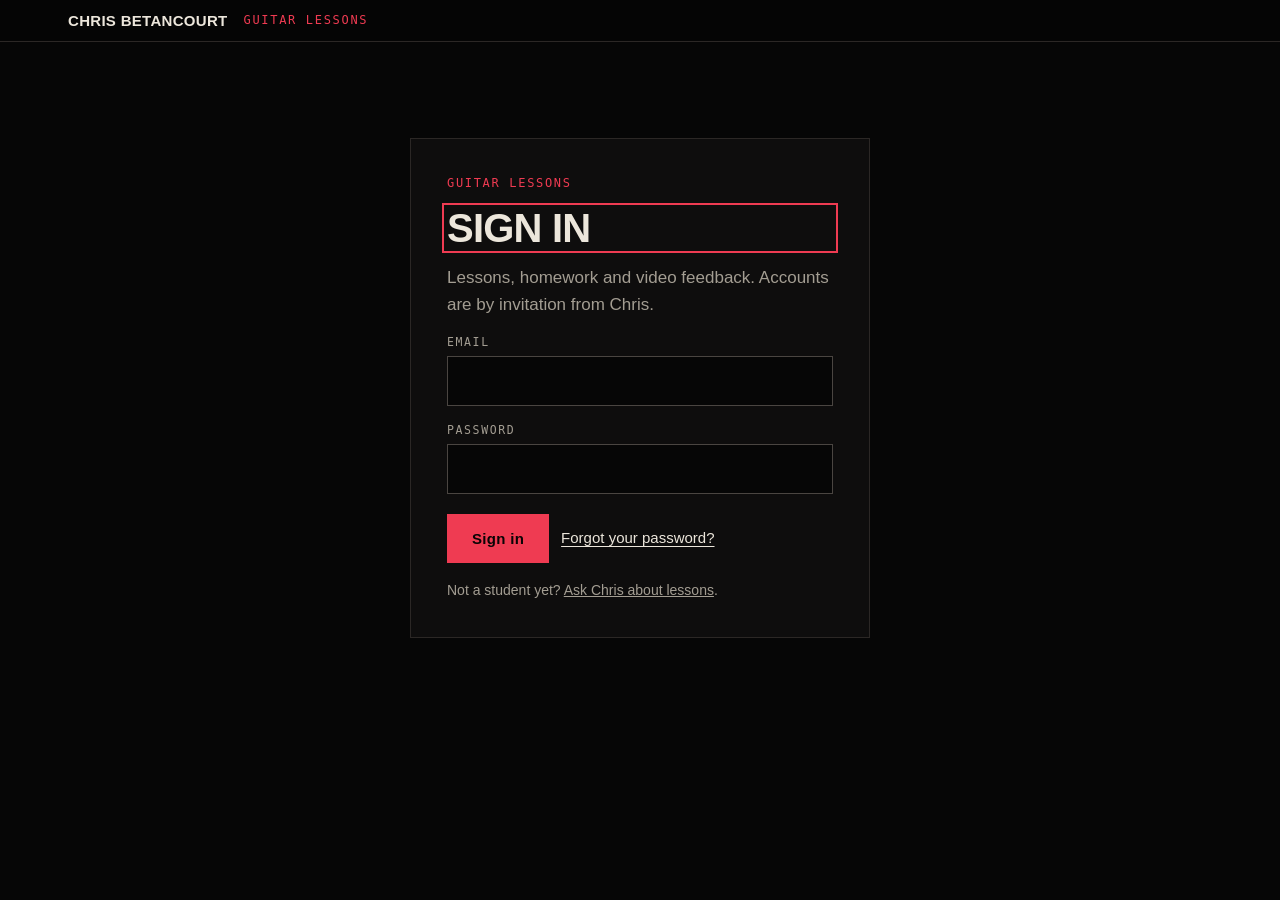
<file: lessons/index.html>
<!doctype html>
<html lang="en">
<head>
<meta charset="utf-8">
<meta name="viewport" content="width=device-width, initial-scale=1">
<meta name="robots" content="noindex, nofollow">
<meta name="referrer" content="no-referrer">
<meta http-equiv="Content-Security-Policy" content="default-src 'none'; script-src 'self'; style-src 'self' https://fonts.googleapis.com; font-src https://fonts.gstatic.com; img-src 'self' data: https:; media-src https://ltjegtsprbvbkmxczftg.supabase.co blob:; frame-src https://www.youtube-nocookie.com; connect-src 'self' https://ltjegtsprbvbkmxczftg.supabase.co; base-uri 'none'; form-action 'none'">
<link rel="icon" href="/favicon.svg" type="image/svg+xml">
<link rel="icon" href="/favicon-48.png" sizes="48x48" type="image/png">
<link rel="apple-touch-icon" href="/apple-touch-icon.png">
<title>Guitar Lessons · Chris Betancourt</title>
<link rel="preconnect" href="https://fonts.googleapis.com">
<link rel="preconnect" href="https://fonts.gstatic.com" crossorigin>
<link rel="stylesheet" href="https://fonts.googleapis.com/css2?family=Syne:wght@600..800&family=Instrument+Serif:ital@0;1&family=Hanken+Grotesk:wght@400..650&family=DM+Mono:wght@400;500&display=swap">
<link rel="stylesheet" href="/lessons/portal.css">
</head>
<body>
<a class="skip" href="#app">Skip to content</a>
<header class="nav">
  <div class="wrap">
    <a class="brand" href="/">Chris Betancourt</a>
    <span class="mono tag">Guitar Lessons</span>
    <nav id="navRight" class="nav-right" aria-label="Account"></nav>
  </div>
</header>
<main id="app" class="wrap" aria-live="polite"></main>
<div id="toasts" class="toasts" aria-live="polite" role="status"></div>
<noscript><p class="wrap">Guitar Lessons needs JavaScript. Please turn it on in your browser.</p></noscript>
<script type="module" src="/lessons/app.js"></script>
</body>
</html>
</file>
<file: lessons/portal.css>
/* Guitar Lessons portal. Same visual language as the main site: black stage, bone text, ember accent. */
:root {
  --black: #060606; --coal: #0e0d0d; --ash: #171514; --line: #2b2725; --bone: #ece6db; --muted: #a39d92;
  --ember: #ef3b52; --ember-ink: #0a0405; --good: #7fd6a0; --warm: #f0b35a; --bad: #ff7a8a;
  --display: "Syne", "Arial Black", Impact, sans-serif;
  --serif: "Instrument Serif", "Times New Roman", Georgia, serif;
  --body: "Hanken Grotesk", "Helvetica Neue", Arial, sans-serif;
  --mono: "DM Mono", ui-monospace, Menlo, Consolas, monospace;
  --gutter: clamp(16px, 4vw, 48px);
  color-scheme: dark;
}
*, *::before, *::after { box-sizing: border-box; }
html { scroll-padding-top: 76px; }
body { margin: 0; background: var(--black); color: var(--bone); font: 400 17px/1.6 var(--body); -webkit-font-smoothing: antialiased; overflow-x: clip; min-height: 100vh; }
img, video, iframe { max-width: 100%; display: block; }
a { color: inherit; }
p { margin: 0; }
h1, h2, h3, h4 { margin: 0; overflow-wrap: break-word; text-wrap: balance; }
:focus-visible { outline: 2px solid var(--ember); outline-offset: 3px; }
.wrap { width: 100%; max-width: 1240px; margin-inline: auto; padding-inline: var(--gutter); }
.skip { position: absolute; left: -999px; top: 8px; background: var(--ember); color: var(--ember-ink); padding: 10px 14px; z-index: 100; }
.skip:focus { left: 8px; }
.mono { font: 500 12px/1.4 var(--mono); letter-spacing: .14em; text-transform: uppercase; color: var(--muted); }
.mono.ember, .ember { color: var(--ember); }
.muted { color: var(--muted); }
.fine { color: var(--muted); font-size: 14px; }
.small { font-size: 14px; }
.block { display: block; }
.pre { white-space: pre-wrap; overflow-wrap: anywhere; line-height: 1.7; }
.rich { display: grid; gap: 12px; max-width: 68ch; }
.rich-list { margin: 0; padding-left: 1.4em; display: grid; gap: 8px; }
.rich-list li { padding-left: 4px; }

/* nav */
.nav { position: sticky; top: 0; z-index: 40; background: rgba(6,6,6,.88); backdrop-filter: blur(12px); border-bottom: 1px solid var(--line); }
.nav .wrap { display: flex; align-items: center; gap: 16px; padding-block: 12px; flex-wrap: wrap; }
.brand { font: 800 15px/1 var(--display); text-transform: uppercase; letter-spacing: .02em; text-decoration: none; white-space: nowrap; }
.nav .tag { color: var(--ember); }
.nav-right { margin-left: auto; display: flex; align-items: center; gap: 16px; flex-wrap: wrap; }
.navlink { color: var(--muted); text-decoration: none; font: 500 12px/1 var(--mono); letter-spacing: .14em; text-transform: uppercase; padding: 10px 2px; }
.navlink:hover { color: var(--bone); }
.who-name { color: var(--muted); font-size: 14px; max-width: 18ch; overflow: hidden; text-overflow: ellipsis; white-space: nowrap; }
@media (max-width: 560px) { .who-name { display: none; } .nav .tag { display: none; } }

/* buttons */
.btn { display: inline-flex; align-items: center; justify-content: center; gap: 10px; font: 600 15px/1 var(--body); letter-spacing: .02em; padding: 16px 24px; min-height: 48px; border: 1.5px solid var(--ember); background: var(--ember); color: var(--ember-ink); text-decoration: none; cursor: pointer; border-radius: 0; transition: transform .18s ease, border-color .18s ease; }
.btn:hover { transform: translateY(-2px); }
.btn.ghost { background: transparent; color: var(--bone); border-color: #4a4541; }
.btn.ghost:hover { border-color: var(--bone); }
.btn.small { padding: 10px 14px; min-height: 40px; font-size: 14px; }
.btn[disabled] { opacity: .6; cursor: progress; transform: none; }
.linkish { background: none; border: 0; padding: 6px 0; color: var(--bone); text-decoration: underline; text-underline-offset: 3px; cursor: pointer; font: inherit; font-size: 15px; text-align: left; }
.mini { display: inline-flex; align-items: center; min-height: 36px; padding: 6px 12px; font: 500 12px/1 var(--mono); letter-spacing: .1em; text-transform: uppercase; color: var(--bone); border: 1px solid #4a4541; background: transparent; text-decoration: none; cursor: pointer; }
.mini:hover { border-color: var(--bone); }
.mini.danger { color: var(--bad); border-color: #5a3a40; }
.row-actions { display: flex; flex-wrap: wrap; gap: 12px; align-items: center; margin-top: 4px; }
.row-between { display: flex; justify-content: space-between; align-items: center; gap: 12px; flex-wrap: wrap; }

/* layout */
.page { padding-block: clamp(24px, 5vw, 56px) 96px; display: grid; gap: 20px; }
.page.narrow { max-width: 860px; margin-inline: auto; width: 100%; }
.page-head { display: flex; justify-content: space-between; align-items: flex-end; gap: 16px; flex-wrap: wrap; }
.page-h { font: 800 clamp(30px, 5vw, 56px)/.98 var(--display); text-transform: uppercase; letter-spacing: -.025em; }
.page-h:focus { outline: none; }
.back { color: var(--muted); text-decoration: none; font: 500 12px/1 var(--mono); letter-spacing: .14em; text-transform: uppercase; padding: 8px 0; justify-self: start; }
.back:hover { color: var(--bone); }
.card { background: var(--coal); border: 1px solid var(--line); padding: clamp(18px, 3vw, 32px); display: grid; gap: 16px; align-content: start; min-width: 0; }
.card-h { font: 800 20px/1.1 var(--display); text-transform: uppercase; letter-spacing: -.01em; display: flex; align-items: center; gap: 12px; flex-wrap: wrap; }
.hero-card { background: linear-gradient(180deg, var(--ash), var(--coal)); }
.grid2 { display: grid; grid-template-columns: repeat(2, minmax(0, 1fr)); gap: 20px; }
.grid3 { display: grid; grid-template-columns: repeat(3, minmax(0, 1fr)); gap: 16px; }
@media (max-width: 760px) { .grid2, .grid3 { grid-template-columns: minmax(0, 1fr); } }
.stats { display: grid; grid-template-columns: repeat(3, minmax(0, 1fr)); gap: 12px; }
.stat { border: 1px solid var(--line); padding: 18px; background: var(--coal); }
.stat-n { font: 800 clamp(34px, 6vw, 60px)/1 var(--display); color: var(--bone); }
.head-actions, .who { display: flex; gap: 12px; align-items: center; flex-wrap: wrap; }
.avatar { display: inline-grid; place-items: center; width: 44px; height: 44px; border: 1px solid #4a4541; font: 700 14px/1 var(--display); flex: none; }
.avatar.big { width: 64px; height: 64px; font-size: 20px; border-color: var(--ember); color: var(--ember); }

/* lists */
ul.plain { list-style: none; margin: 0; padding: 0; display: grid; }
ul.plain > li { border-top: 1px solid var(--line); }
ul.plain > li:first-child { border-top: 0; }
.row-link { display: flex; justify-content: space-between; align-items: center; gap: 16px; padding: 14px 4px; text-decoration: none; min-height: 56px; flex-wrap: wrap; }
.row-link:hover { background: rgba(255,255,255,.03); }
.lesson-li { display: flex; align-items: center; gap: 12px; }
.lesson-li .row-link { flex: 1; }
.ex-link { align-items: flex-start; }
.notes li { padding: 12px 0; display: grid; gap: 6px; }
.chip-s { display: inline-block; padding: 4px 10px; border: 1px solid #4a4541; font: 500 12px/1.3 var(--mono); letter-spacing: .06em; color: var(--bone); white-space: nowrap; }
.chip-s.good { border-color: var(--good); color: var(--good); }
.chip-s.warm { border-color: var(--warm); color: var(--warm); }
.chips-row { display: flex; flex-wrap: wrap; gap: 8px; align-items: center; }
.tbl { display: grid; }
.tbl-row { display: grid; grid-template-columns: 44px minmax(0, 1.4fr) minmax(0, 1.6fr) minmax(0, 1fr) minmax(0, 1fr); gap: 16px; align-items: center; padding: 14px 4px; border-top: 1px solid var(--line); text-decoration: none; }
.tbl-row:first-child { border-top: 0; }
.tbl-row:hover { background: rgba(255,255,255,.03); }
.cell { display: grid; gap: 2px; min-width: 0; overflow-wrap: anywhere; font-size: 15px; }
.cell .mono { font-size: 10.5px; }
.cell .chip-s { justify-self: start; }
.cell.main strong { font-size: 17px; }
@media (max-width: 900px) { .tbl-row { grid-template-columns: 44px minmax(0, 1fr); } .tbl-row .cell:nth-child(n+3) { grid-column: 2; } }
.empty { padding: 22px 8px; display: grid; gap: 8px; justify-items: start; }
.empty-t { font-weight: 600; }
.banner { border: 1px solid var(--warm); color: var(--warm); padding: 10px 14px; font-size: 15px; }

/* forms */
.fld { display: grid; gap: 6px; min-width: 0; }
.lab { font: 500 11.5px/1.4 var(--mono); letter-spacing: .14em; text-transform: uppercase; color: var(--muted); }
input[type="text"], input[type="email"], input[type="password"], input[type="number"], input[type="date"], select, textarea {
  width: 100%; font: 400 17px/1.4 var(--body); color: var(--bone); background: var(--black); border: 1px solid #4a4541; border-radius: 0; padding: 12px 14px; min-height: 48px; }
textarea { resize: vertical; min-height: 90px; }
select option { background: var(--coal); color: var(--bone); }
input:focus, select:focus, textarea:focus { outline: none; border-color: var(--ember); }
input.short { max-width: 140px; }
.mono-in { font: 400 14px/1.5 var(--mono); white-space: pre; overflow-x: auto; }
.form-err { color: var(--bad); min-height: 0; font-size: 15px; }
.form-err:empty { display: none; }
.form-ok { color: var(--good); font-size: 15px; }
.form-ok:empty { display: none; }
.check { display: flex; gap: 12px; align-items: center; cursor: pointer; min-height: 40px; }
.check input { width: 22px; height: 22px; accent-color: var(--ember); flex: none; }
.checks { list-style: none; margin: 8px 0 0; padding: 0; display: grid; gap: 4px; }
.stack { display: grid; gap: 16px; }
.row-edit { border: 1px solid var(--line); padding: 16px; display: grid; gap: 12px; background: var(--black); }
.row-tools { display: flex; gap: 8px; flex-wrap: wrap; }
.agenda-edit { grid-template-columns: 120px minmax(0, 1fr); }
.agenda-edit .row-tools { grid-column: 1 / -1; }
.sticky-actions { position: sticky; bottom: 0; background: linear-gradient(0deg, var(--black) 70%, transparent); padding: 16px 0; z-index: 5; }

/* auth */
main#app > .auth-card { margin: clamp(32px, 8vw, 96px) auto; }
.auth-card { width: 100%; max-width: 460px; background: var(--coal); border: 1px solid var(--line); padding: clamp(22px, 4vw, 36px); display: grid; gap: 16px; }
.auth-h { font: 800 clamp(28px, 5vw, 40px)/1 var(--display); text-transform: uppercase; letter-spacing: -.02em; }

/* modal & toasts */
.overlay { position: fixed; inset: 0; background: rgba(0,0,0,.72); display: grid; place-items: center; padding: 16px; z-index: 80; overflow-y: auto; }
.modal-card { width: 100%; max-width: 520px; background: var(--coal); border: 1px solid var(--line); padding: clamp(20px, 4vw, 32px); display: grid; gap: 16px; max-height: 100%; overflow-y: auto; }
.modal-h { font: 800 22px/1.1 var(--display); text-transform: uppercase; }
.toasts { position: fixed; left: 50%; bottom: 20px; transform: translateX(-50%); display: grid; gap: 8px; z-index: 90; width: min(92vw, 460px); }
.toast { background: var(--bone); color: var(--black); padding: 14px 16px; font-weight: 600; border-left: 6px solid var(--good); }
.toast.error { border-left-color: var(--ember); }
.loading { display: flex; align-items: center; gap: 12px; padding: 64px 0; justify-content: center; color: var(--muted); }
.spin { width: 18px; height: 18px; border: 2px solid var(--muted); border-right-color: transparent; border-radius: 50%; animation: sp .7s linear infinite; }
@keyframes sp { to { transform: rotate(360deg); } }
@media (prefers-reduced-motion: reduce) { .spin { animation-duration: 2s; } .btn { transition: none; } }

/* lesson content */
.objective { border-left: 3px solid var(--ember); padding-left: 14px; display: grid; gap: 4px; }
.blocks { display: grid; gap: 14px; }
.blk-h { font: 800 18px/1.2 var(--display); text-transform: uppercase; margin-top: 8px; }
.blk-p { max-width: 68ch; }
.blk-list { margin: 0; padding-left: 1.3em; display: grid; gap: 6px; max-width: 68ch; }
.tabfig { margin: 0; display: grid; gap: 6px; }
.tabfig figcaption { color: var(--muted); }
pre.tab { margin: 0; padding: 16px; background: var(--black); border: 1px solid var(--line); font: 400 15px/1.5 var(--mono); white-space: pre; overflow-x: auto; -webkit-overflow-scrolling: touch; tab-size: 4; }
.embed { margin: 0; display: grid; gap: 8px; }
.embed-box { position: relative; aspect-ratio: 16 / 9; background: #000; border: 1px solid var(--line); }
.embed-box iframe { position: absolute; inset: 0; width: 100%; height: 100%; border: 0; }
.embed figcaption { color: var(--muted); font-size: 15px; }
.imgfig { margin: 0; }
a.ext { text-decoration: underline; text-underline-offset: 3px; margin-right: 12px; }
table.agenda { width: 100%; border-collapse: collapse; }
.agenda th, .agenda td { text-align: left; padding: 12px 8px; border-bottom: 1px solid var(--line); }
.agenda th { font: 500 11.5px/1 var(--mono); letter-spacing: .14em; text-transform: uppercase; color: var(--muted); }
.agenda td:first-child, .agenda th:first-child { width: 110px; white-space: nowrap; }
.agenda tfoot td { font-weight: 700; border-bottom: 0; }

/* homework */
.bar { width: 100%; height: 8px; appearance: none; border: 0; background: var(--ash); accent-color: var(--ember); }
.bar::-webkit-progress-bar { background: var(--ash); }
.bar::-webkit-progress-value { background: var(--ember); }
.bar::-moz-progress-bar { background: var(--ember); }
.bar.slim { height: 6px; }
.ex-list { display: grid; gap: 16px; }
.ex { border: 1px solid var(--line); background: var(--black); padding: clamp(16px, 3vw, 24px); display: grid; gap: 14px; min-width: 0; }
.ex.is-done { border-color: #2f5a43; }
.ex-head { display: flex; gap: 14px; align-items: flex-start; }
.ex-n { font: 800 28px/1 var(--display); color: transparent; -webkit-text-stroke: 1.2px var(--ember); min-width: 28px; }
.ex-t { font: 800 20px/1.15 var(--display); text-transform: uppercase; margin-bottom: 8px; }
.refs { display: flex; flex-wrap: wrap; gap: 6px 12px; align-items: baseline; }
.vids { display: grid; gap: 14px; border-top: 1px solid var(--line); padding-top: 14px; }
.vids-h { font: 500 12px/1 var(--mono); letter-spacing: .14em; text-transform: uppercase; color: var(--muted); }
.sub { border: 1px solid var(--line); padding: 14px; display: grid; gap: 12px; background: var(--coal); }
.sub-head { display: flex; justify-content: space-between; gap: 10px; flex-wrap: wrap; align-items: center; }
.player video { width: 100%; max-height: 70vh; background: #000; }
.fb { border-left: 3px solid var(--ember); padding: 4px 0 4px 14px; display: grid; gap: 6px; }
.sugg { background: var(--ash); padding: 10px 12px; display: grid; gap: 4px; }
.fbform { display: grid; gap: 10px; border-top: 1px dashed var(--line); padding-top: 12px; }
.upl { display: grid; gap: 10px; justify-items: start; }
.upl-btn { position: relative; overflow: hidden; }
.upl-btn.is-busy { opacity: .6; pointer-events: none; }
.file { position: absolute; inset: 0; opacity: 0; cursor: pointer; width: 100%; height: 100%; font-size: 0; padding: 0; min-height: 0; border: 0; }
.upl-msg { font-size: 15px; color: var(--muted); }
.upl-msg.bad { color: var(--bad); }
.cont { display: flex; gap: 20px; justify-content: space-between; align-items: center; flex-wrap: wrap; }
.cont-t { font: 800 22px/1.1 var(--display); text-transform: uppercase; margin: 4px 0; }
.note-line { color: var(--muted); font-size: 15px; border-top: 1px solid var(--line); padding-top: 12px; }
.teacher-tools { border-color: #4a4541; }

/* phones */
@media (max-width: 600px) {
  body { font-size: 16.5px; }
  .btn { width: 100%; }
  .row-actions .btn, .head-actions .btn { flex: 1 1 100%; }
  .nav .btn.small, .btn.small { width: auto; }
  .stats { grid-template-columns: repeat(3, minmax(0, 1fr)); gap: 8px; }
  .stat { padding: 12px; }
  .agenda-edit { grid-template-columns: minmax(0, 1fr); }
  input.short { max-width: none; }
  .page-head { align-items: stretch; }
}

/* Phones: fewer boxes inside boxes, more room for the words */
@media (max-width: 600px) {
  .wrap { padding-inline: 12px; }
  .page { gap: 24px; padding-block: 20px 72px; }
  .card { padding: 24px 16px; gap: 20px; }
  .card-h { font-size: 19px; }
  .hero-card .page-h { font-size: 28px; line-height: 1.05; letter-spacing: -.01em; }
  .page-h { letter-spacing: -.01em; }
  .ex-list { gap: 0; }
  .ex { border: 0; border-top: 1px solid var(--line); background: transparent; padding: 28px 0; gap: 18px; }
  .ex:first-child { border-top: 0; padding-top: 12px; }
  .ex.is-done { border-top-color: #2f5a43; }
  .ex-head { gap: 12px; }
  .ex-t { font-size: 19px; margin-bottom: 10px; }
  .ex-meta { font-size: 15px; line-height: 1.5; }
  .vids { padding-top: 18px; gap: 16px; }
  .sub { background: transparent; border: 0; border-left: 2px solid var(--line); padding: 4px 0 4px 14px; gap: 14px; }
  .chips-row { gap: 10px; }
  .row-actions { gap: 14px; }
  .objective { padding-left: 12px; }
  .checks { gap: 8px; }
  .agenda th, .agenda td { padding: 14px 6px; }
  .agenda td:first-child, .agenda th:first-child { width: 78px; }
  .row-link { padding: 16px 2px; gap: 10px; }
  .row-edit { padding: 14px; }
  pre.tab { font-size: 14px; padding: 14px 12px; }
  .blocks { gap: 18px; }
  .upl-msg, .fine { line-height: 1.55; }
}

.hero-card > div { display: grid; gap: 10px; }


/* collapsible sections */
.sec > summary { list-style: none; cursor: pointer; display: flex; align-items: center; justify-content: space-between; gap: 12px; min-height: 44px; }
.sec > summary::-webkit-details-marker { display: none; }
.sec > summary::after { content: ''; flex: none; width: 10px; height: 10px; margin: 0 4px 4px 8px; border-right: 2px solid var(--ember); border-bottom: 2px solid var(--ember); transform: rotate(45deg); transition: transform .15s; }
.sec[open] > summary::after { transform: rotate(-135deg); margin-bottom: -2px; }
.sec > summary:focus-visible { outline: 2px solid var(--ember); outline-offset: 4px; }
.sec { scroll-margin-top: 76px; }
.card.sec, .ex.sec, .grp.sec { display: block; }
.sec-body { display: grid; gap: 16px; margin-top: 16px; min-width: 0; }
.sec > summary > .row-between { flex: 1; min-width: 0; }
.ex.sec > summary .ex-head { flex: 1; min-width: 0; }
.grp { border-top: 1px solid var(--line); padding-top: 4px; }
.grp-h { font: 800 18px/1.2 var(--display); text-transform: uppercase; }
.grp:first-child { border-top: 0; }
@media (prefers-reduced-motion: reduce) { .sec > summary::after { transition: none; } }

/* floating sections menu */
.secnav-wrap { position: fixed; right: 16px; bottom: 16px; z-index: 45; display: grid; justify-items: end; gap: 10px; }
.secnav-btn { display: inline-flex; align-items: center; gap: 10px; min-height: 48px; padding: 0 18px 0 14px; border: 1.5px solid var(--ember); background: var(--black); color: var(--bone); font: 700 13px/1 var(--mono); letter-spacing: .12em; text-transform: uppercase; cursor: pointer; box-shadow: 0 6px 24px rgba(0,0,0,.55); }
.secnav-btn:focus-visible { outline: 2px solid var(--bone); outline-offset: 3px; }
.secnav-btn .bars { position: relative; width: 20px; height: 14px; flex: none; }
.secnav-btn .bars i { position: absolute; left: 0; right: 0; height: 2px; background: currentColor; transition: transform .18s, opacity .18s, top .18s; }
.secnav-btn .bars i:nth-child(1) { top: 0; } .secnav-btn .bars i:nth-child(2) { top: 6px; } .secnav-btn .bars i:nth-child(3) { top: 12px; }
.secnav-btn.is-open .bars i:nth-child(1) { top: 6px; transform: rotate(45deg); }
.secnav-btn.is-open .bars i:nth-child(2) { opacity: 0; }
.secnav-btn.is-open .bars i:nth-child(3) { top: 6px; transform: rotate(-45deg); }
.secnav { width: min(340px, calc(100vw - 32px)); max-height: min(70dvh, 560px); overflow-y: auto; background: var(--coal); border: 1px solid var(--line); box-shadow: 0 10px 40px rgba(0,0,0,.6); padding: 8px; display: grid; gap: 2px; }
.secnav[hidden] { display: none; }
.secnav-item { text-align: left; min-height: 44px; padding: 10px 12px; border: 0; background: transparent; color: var(--bone); font: 700 15px/1.25 var(--body); cursor: pointer; }
.secnav-item:hover, .secnav-item:focus-visible { background: #1d1b19; outline: none; box-shadow: inset 3px 0 0 var(--ember); }
.secnav-item.d1 { padding-left: 28px; font-weight: 500; color: var(--muted); }
.secnav-tools { display: flex; gap: 20px; padding: 10px 12px 6px; border-top: 1px solid var(--line); margin-top: 6px; }
@media (prefers-reduced-motion: reduce) { .secnav-btn .bars i { transition: none; } }
@media (max-width: 600px) {
  .ex.sec > .sec-body { margin-top: 14px; }
  .secnav-wrap { right: 12px; bottom: 12px; }
}
</file>
